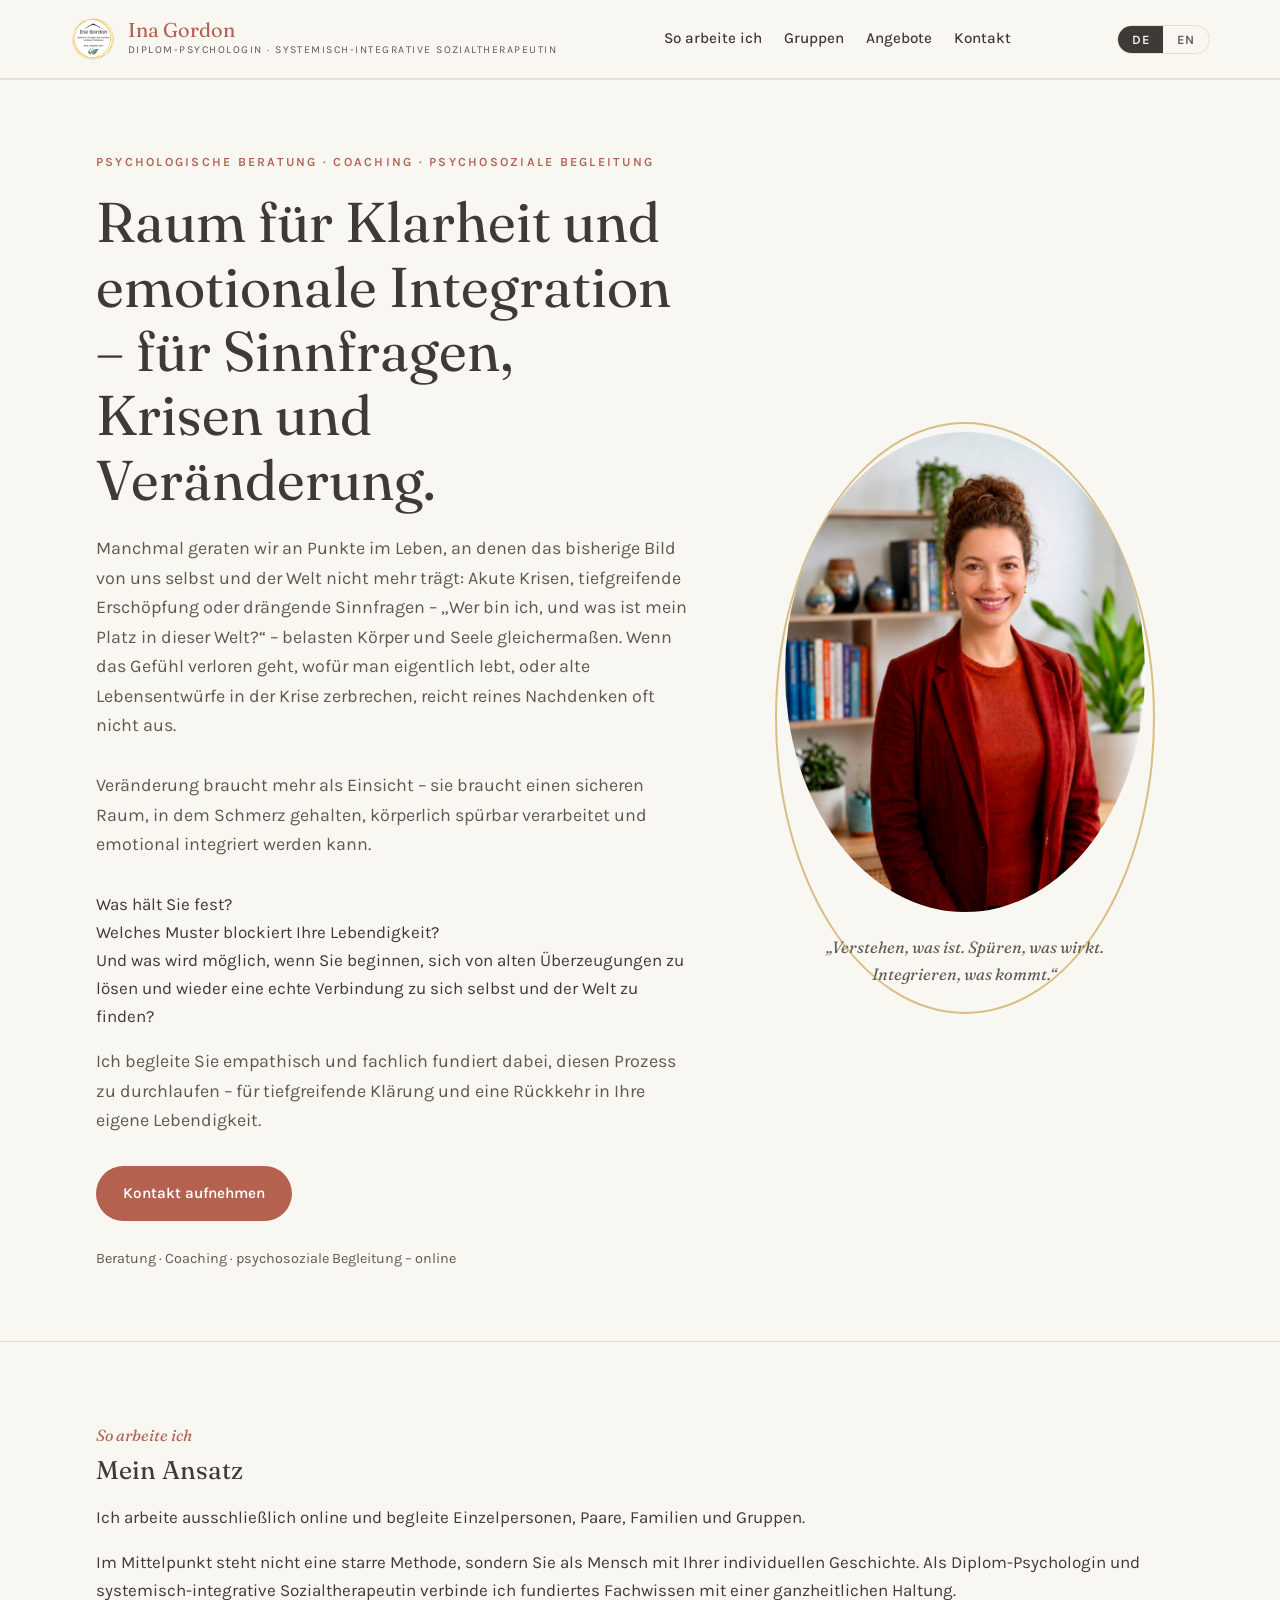
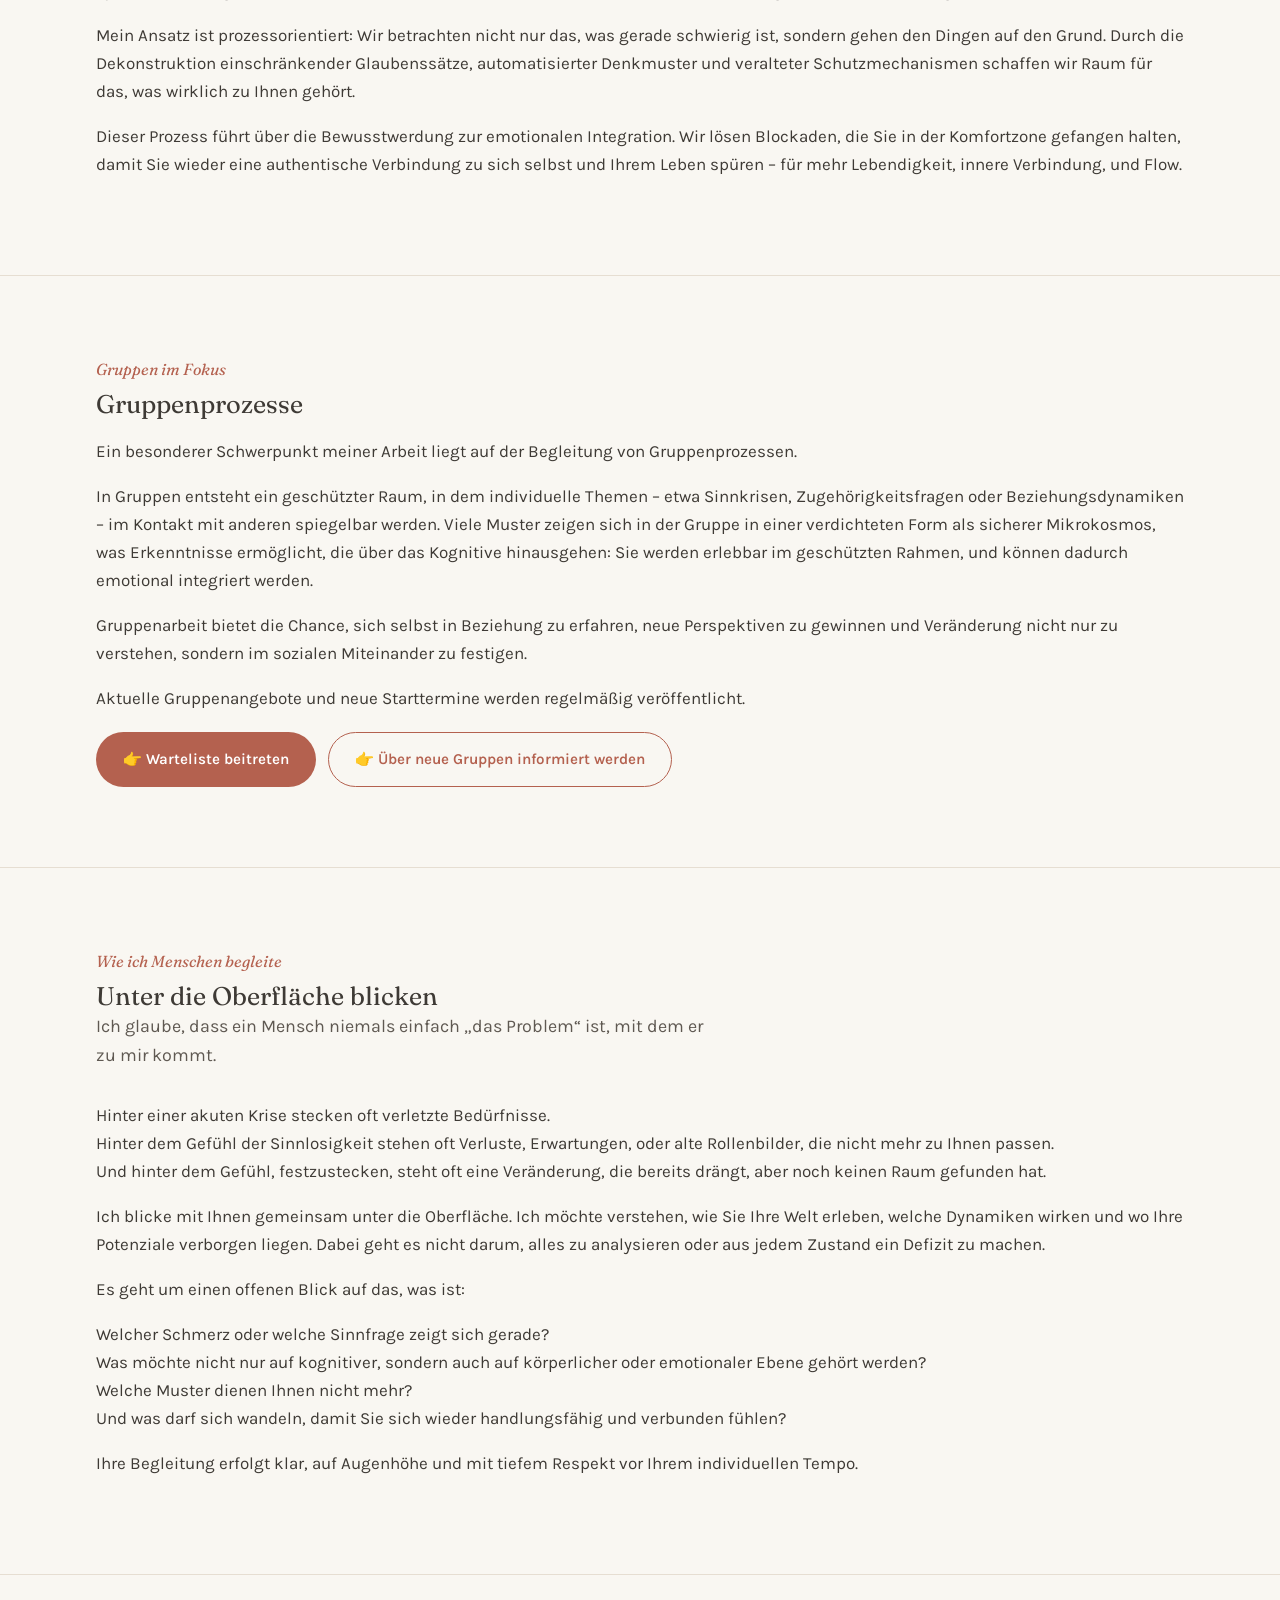
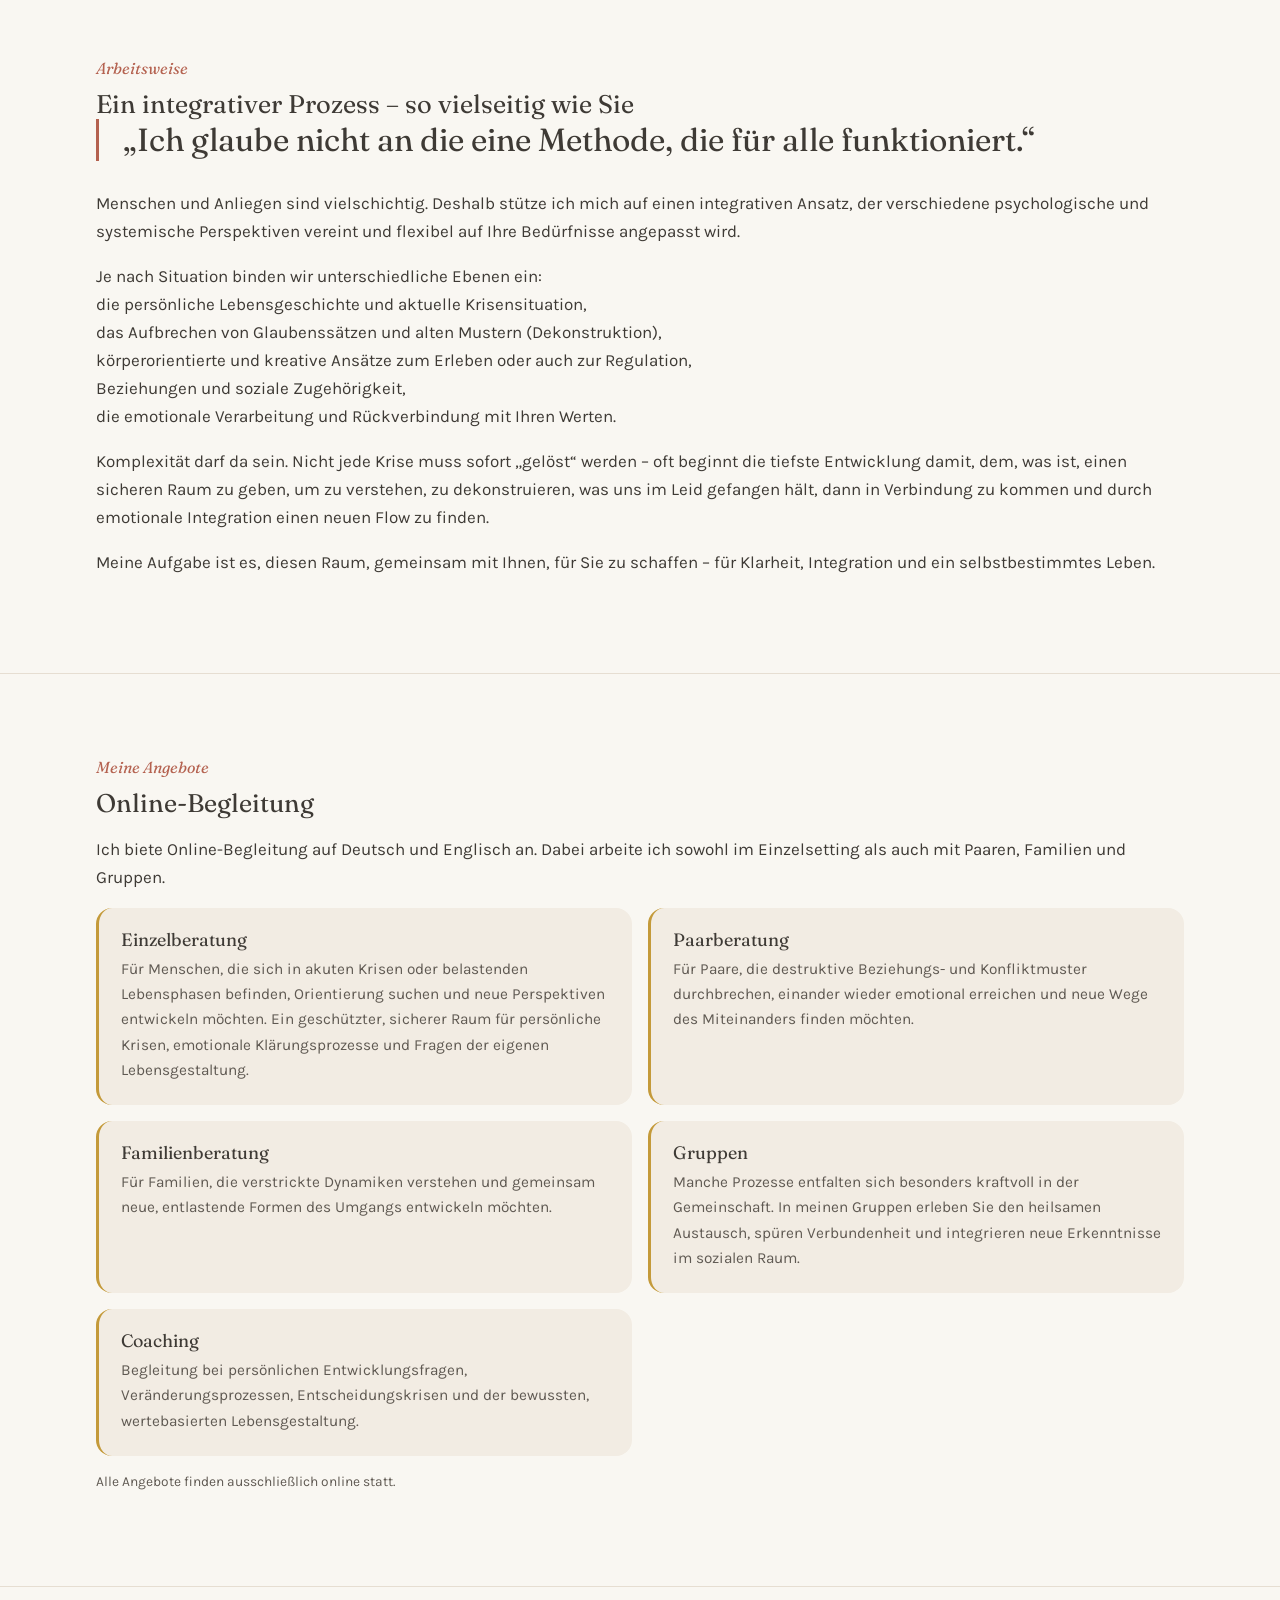
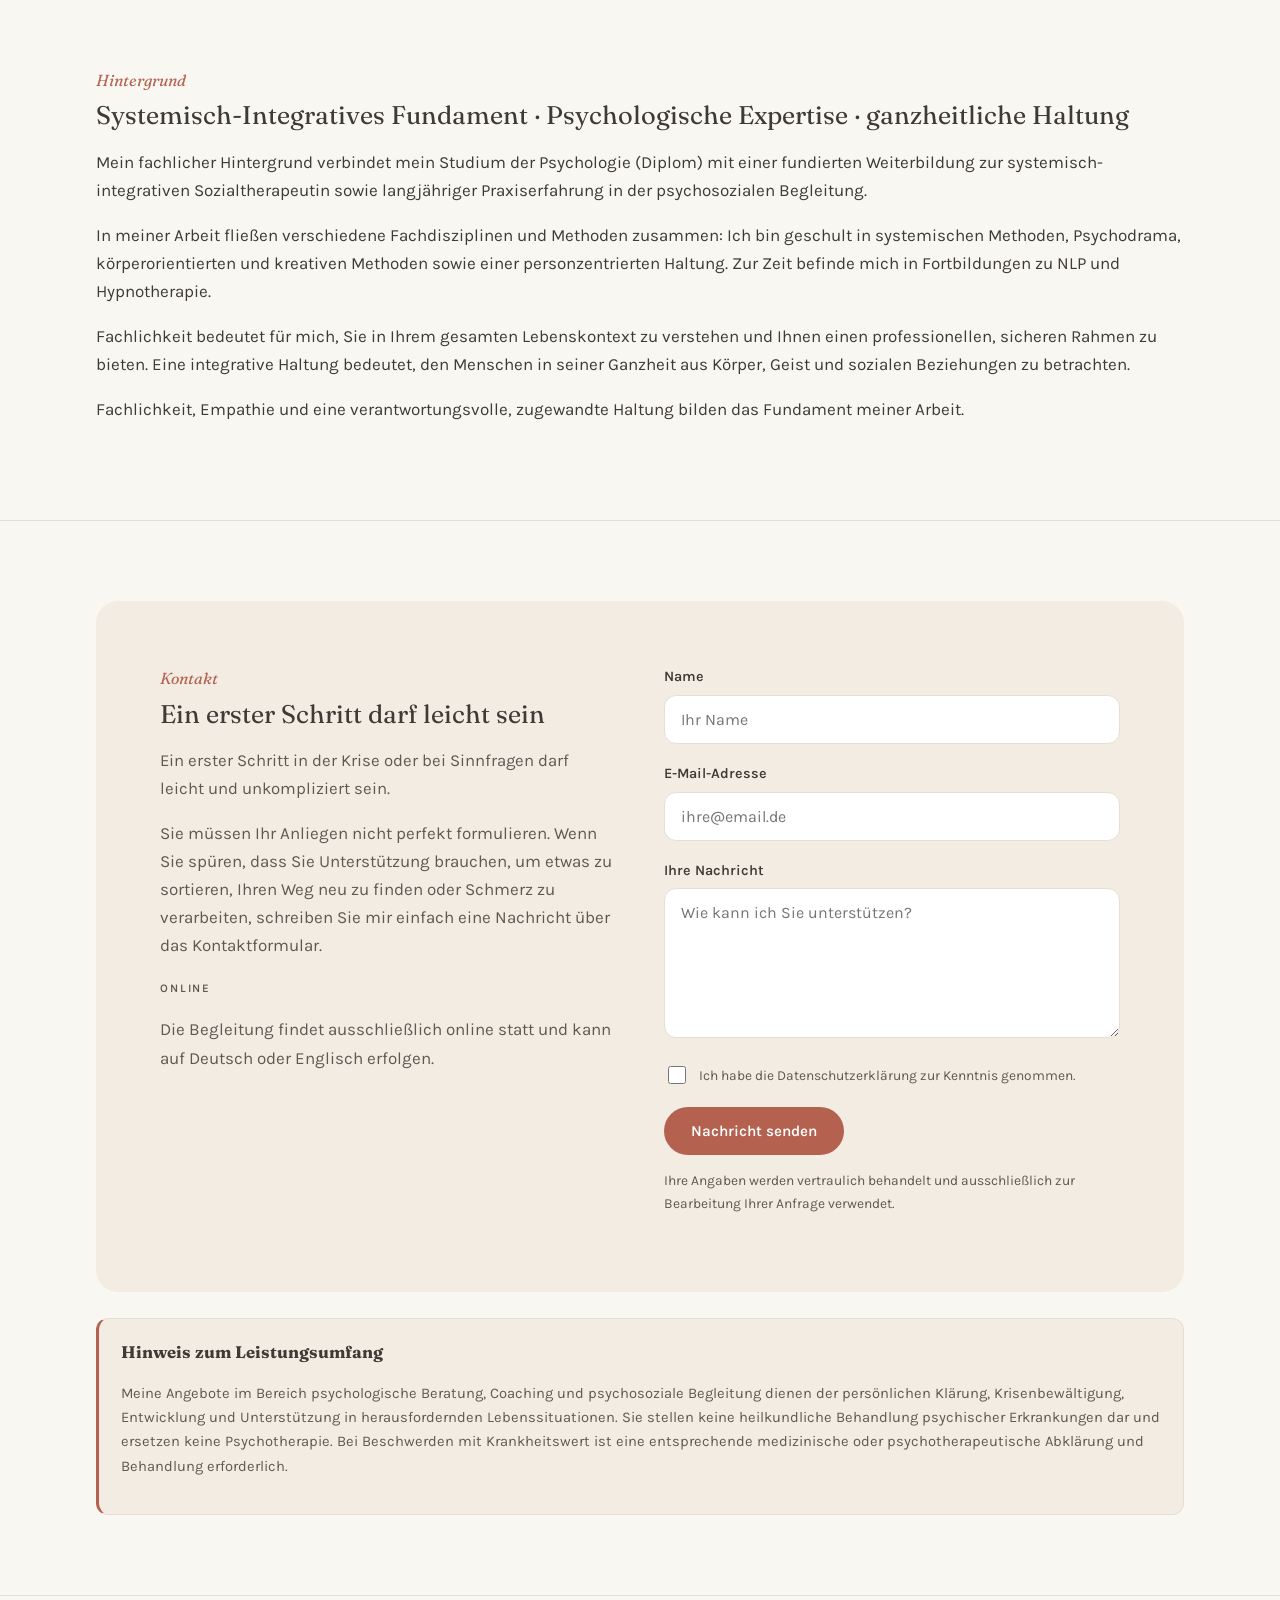
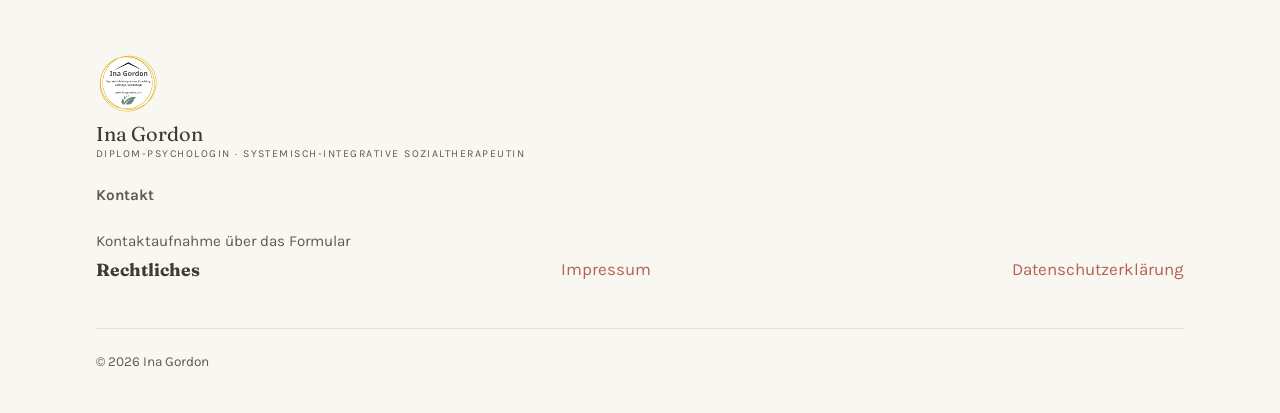
<file: index.html>
<!DOCTYPE html>
<html lang="de">
<head>
<meta charset="UTF-8">
<meta name="viewport" content="width=device-width, initial-scale=1.0">
<title data-i18n="siteTitle">Ina Gordon – Diplom-Psychologin · Systemisch-Integrative Sozialtherapeutin</title>
<meta name="description" content="Psychologische Beratung, Coaching und psychosoziale Begleitung für Einzelpersonen, Paare, Familien und Gruppen – online, von Diplom-Psychologin Ina Gordon.">
<link rel="canonical" href="https://inagordon.com/">
<meta property="og:title" content="Ina Gordon – Diplom-Psychologin · Systemisch-Integrative Sozialtherapeutin">
<meta property="og:description" content="Psychologische Beratung, Coaching und psychosoziale Begleitung – online.">
<meta property="og:type" content="website">
<meta property="og:url" content="https://inagordon.com/">
<meta property="og:image" content="apple-touch-icon.png">
<meta property="og:locale" content="de_DE">
<meta property="og:locale:alternate" content="en_US">
<meta name="theme-color" content="#f9f7f2">
<link rel="icon" type="image/png" href="apple-touch-icon.png">
<link rel="apple-touch-icon" href="apple-touch-icon.png">
<link rel="preconnect" href="https://fonts.googleapis.com">
<link rel="preconnect" href="https://fonts.gstatic.com" crossorigin>
<link href="https://fonts.googleapis.com/css2?family=Fraunces:ital,wght@0,300;0,400;0,500;0,600;1,300;1,400&family=Karla:wght@300;400;500;600;700&display=swap" rel="stylesheet">
<link rel="stylesheet" href="css/site.css">
</head>
<body>
<header class="site">
  <div class="wrap nav">
    <a class="brand" href="#top" aria-label="Ina Gordon">
      <img src="logo.png" alt="Logo Ina Gordon">
      <div>
        <div class="brand-name">Ina Gordon</div>
        <div class="brand-sub" data-i18n="brandSub">Diplom-Psychologin · Systemisch-Integrative Sozialtherapeutin</div>
      </div>
    </a>
    <nav id="nav" class="main" aria-label="Hauptnavigation">
      <a href="#arbeiten" data-i18n="navArbeit">So arbeite ich</a>
      <a href="#gruppen" data-i18n="navGruppen">Gruppen</a>
      <a href="#angebote" data-i18n="navAngebote">Angebote</a>
      <a href="#kontakt" data-i18n="navKontakt">Kontakt</a>
    </nav>
    <div class="nav-right">
      <span class="lang" role="group" aria-label="Sprache / Language">
        <button data-lang="de" aria-pressed="true">DE</button>
        <button data-lang="en" aria-pressed="false">EN</button>
      </span>
      <button id="navToggle" class="burger" aria-label="Menü öffnen" aria-expanded="false"><span></span><span></span></button>
    </div>
  </div>
</header>

<!-- HERO -->
<section id="top" class="hero rv">
  <div class="wrap grid">
    <div class="hero-text">
      <p class="eyebrow" data-i18n="heroEyebrow">Psychologische Beratung · Coaching · Psychosoziale Begleitung</p>
      <h1 data-i18n="heroH1">Raum für Klarheit und emotionale Integration – für Sinnfragen, Krisen und Veränderung.</h1>
      <p class="lead" data-i18n="heroLead">Manchmal geraten wir an Punkte im Leben, an denen das bisherige Bild von uns selbst und der Welt nicht mehr trägt: Akute Krisen, tiefgreifende Erschöpfung oder drängende Sinnfragen – „Wer bin ich, und was ist mein Platz in dieser Welt?“ – belasten Körper und Seele gleichermaßen. Wenn das Gefühl verloren geht, wofür man eigentlich lebt, oder alte Lebensentwürfe in der Krise zerbrechen, reicht reines Nachdenken oft nicht aus.</p>
      <p class="lead" data-i18n="heroLead2">Veränderung braucht mehr als Einsicht – sie braucht einen sicheren Raum, in dem Schmerz gehalten, körperlich spürbar verarbeitet und emotional integriert werden kann.</p>
      <p class="hero-questions" data-i18n-html="heroQuestions">Was hält Sie fest?<br>Welches Muster blockiert Ihre Lebendigkeit?<br>Und was wird möglich, wenn Sie beginnen, sich von alten Überzeugungen zu lösen und wieder eine echte Verbindung zu sich selbst und der Welt zu finden?</p>
      <p class="lead" data-i18n="heroLead3">Ich begleite Sie empathisch und fachlich fundiert dabei, diesen Prozess zu durchlaufen – für tiefgreifende Klärung und eine Rückkehr in Ihre eigene Lebendigkeit.</p>
      <div class="cta">
        <a class="btn btn-primary" href="#kontakt" data-i18n="ctaPrimary">Kontakt aufnehmen</a>
      </div>
      <p class="hero-note" data-i18n="heroNote">Beratung · Coaching · psychosoziale Begleitung – online</p>
    </div>
    <div class="hero-media">
      <div class="halo"></div>
      <img src="portrait.png" alt="Porträt von Ina Gordon" width="720" height="960">
      <p class="quote" data-i18n-html="heroQuote">„Verstehen, was ist. Spüren, was wirkt. Integrieren, was kommt.“</p>
    </div>
  </div>
</section>

<!-- SO ARBEITE ICH -->
<section id="arbeiten" class="sec rv">
  <div class="wrap">
    <span class="sec-num" data-i18n="arbeitNum">So arbeite ich</span>
    <h2 data-i18n="arbeitH">Mein Ansatz</h2>
    <div class="cols">
      <div>
        <p data-i18n="arbeitP1">Ich arbeite ausschließlich online und begleite Einzelpersonen, Paare, Familien und Gruppen.</p>
        <p data-i18n="arbeitP2">Im Mittelpunkt steht nicht eine starre Methode, sondern Sie als Mensch mit Ihrer individuellen Geschichte. Als Diplom-Psychologin und systemisch-integrative Sozialtherapeutin verbinde ich fundiertes Fachwissen mit einer ganzheitlichen Haltung.</p>
      </div>
      <div>
        <p data-i18n="arbeitP3">Mein Ansatz ist prozessorientiert: Wir betrachten nicht nur das, was gerade schwierig ist, sondern gehen den Dingen auf den Grund. Durch die Dekonstruktion einschränkender Glaubenssätze, automatisierter Denkmuster und veralteter Schutzmechanismen schaffen wir Raum für das, was wirklich zu Ihnen gehört.</p>
        <p data-i18n="arbeitP4">Dieser Prozess führt über die Bewusstwerdung zur emotionalen Integration. Wir lösen Blockaden, die Sie in der Komfortzone gefangen halten, damit Sie wieder eine authentische Verbindung zu sich selbst und Ihrem Leben spüren – für mehr Lebendigkeit, innere Verbindung, und Flow.</p>
      </div>
    </div>
  </div>
</section>

<!-- GRUPPEN IM FOKUS -->
<section id="gruppen" class="sec alt rv">
  <div class="wrap">
    <span class="sec-num" data-i18n="gruppenNum">Gruppen im Fokus</span>
    <h2 data-i18n="gruppenH">Gruppenprozesse</h2>
    <div class="cols">
      <div>
        <p data-i18n="gruppenP1">Ein besonderer Schwerpunkt meiner Arbeit liegt auf der Begleitung von Gruppenprozessen.</p>
        <p data-i18n="gruppenP2">In Gruppen entsteht ein geschützter Raum, in dem individuelle Themen – etwa Sinnkrisen, Zugehörigkeitsfragen oder Beziehungsdynamiken – im Kontakt mit anderen spiegelbar werden. Viele Muster zeigen sich in der Gruppe in einer verdichteten Form als sicherer Mikrokosmos, was Erkenntnisse ermöglicht, die über das Kognitive hinausgehen: Sie werden erlebbar im geschützten Rahmen, und können dadurch emotional integriert werden.</p>
      </div>
      <div>
        <p data-i18n="gruppenP3">Gruppenarbeit bietet die Chance, sich selbst in Beziehung zu erfahren, neue Perspektiven zu gewinnen und Veränderung nicht nur zu verstehen, sondern im sozialen Miteinander zu festigen.</p>
        <p data-i18n="gruppenP4">Aktuelle Gruppenangebote und neue Starttermine werden regelmäßig veröffentlicht.</p>
      </div>
    </div>
    <div class="group-ctas">
      <a class="btn btn-primary" href="#kontakt" data-i18n="gruppenCta1">👉 Warteliste beitreten</a>
      <a class="btn btn-ghost" href="#kontakt" data-i18n="gruppenCta2">👉 Über neue Gruppen informiert werden</a>
    </div>
  </div>
</section>

<!-- WIE ICH MENSCHEN BEGLEITE -->
<section id="begleiten" class="sec rv">
  <div class="wrap">
    <span class="sec-num" data-i18n="begleitenNum">Wie ich Menschen begleite</span>
    <h2 data-i18n="begleitenH">Unter die Oberfläche blicken</h2>
    <div class="cols">
      <div>
        <p class="lead" data-i18n="begleitenP1">Ich glaube, dass ein Mensch niemals einfach „das Problem“ ist, mit dem er zu mir kommt.</p>
        <p data-i18n-html="begleitenP2">Hinter einer akuten Krise stecken oft verletzte Bedürfnisse.<br>Hinter dem Gefühl der Sinnlosigkeit stehen oft Verluste, Erwartungen, oder alte Rollenbilder, die nicht mehr zu Ihnen passen.<br>Und hinter dem Gefühl, festzustecken, steht oft eine Veränderung, die bereits drängt, aber noch keinen Raum gefunden hat.</p>
        <p data-i18n="begleitenP3">Ich blicke mit Ihnen gemeinsam unter die Oberfläche. Ich möchte verstehen, wie Sie Ihre Welt erleben, welche Dynamiken wirken und wo Ihre Potenziale verborgen liegen. Dabei geht es nicht darum, alles zu analysieren oder aus jedem Zustand ein Defizit zu machen.</p>
      </div>
      <div>
        <p data-i18n="begleitenP4">Es geht um einen offenen Blick auf das, was ist:</p>
        <p class="hero-questions" data-i18n-html="begleitenP5">Welcher Schmerz oder welche Sinnfrage zeigt sich gerade?<br>Was möchte nicht nur auf kognitiver, sondern auch auf körperlicher oder emotionaler Ebene gehört werden?<br>Welche Muster dienen Ihnen nicht mehr?<br>Und was darf sich wandeln, damit Sie sich wieder handlungsfähig und verbunden fühlen?</p>
        <p data-i18n="begleitenP6">Ihre Begleitung erfolgt klar, auf Augenhöhe und mit tiefem Respekt vor Ihrem individuellen Tempo.</p>
      </div>
    </div>
  </div>
</section>

<!-- ARBEITSWEISE -->
<section id="arbeitsweise" class="sec alt rv">
  <div class="wrap">
    <span class="sec-num" data-i18n="awNum">Arbeitsweise</span>
    <h2 data-i18n="awH">Ein integrativer Prozess – so vielseitig wie Sie</h2>
    <blockquote class="pull" data-i18n="awPull">„Ich glaube nicht an die eine Methode, die für alle funktioniert.“</blockquote>
    <div class="cols">
      <div>
        <p data-i18n="awP1">Menschen und Anliegen sind vielschichtig. Deshalb stütze ich mich auf einen integrativen Ansatz, der verschiedene psychologische und systemische Perspektiven vereint und flexibel auf Ihre Bedürfnisse angepasst wird.</p>
        <p data-i18n-html="awP2">Je nach Situation binden wir unterschiedliche Ebenen ein:<br>die persönliche Lebensgeschichte und aktuelle Krisensituation,<br>das Aufbrechen von Glaubenssätzen und alten Mustern (Dekonstruktion),<br>körperorientierte und kreative Ansätze zum Erleben oder auch zur Regulation,<br>Beziehungen und soziale Zugehörigkeit,<br>die emotionale Verarbeitung und Rückverbindung mit Ihren Werten.</p>
      </div>
      <div>
        <p data-i18n="awP3">Komplexität darf da sein. Nicht jede Krise muss sofort „gelöst“ werden – oft beginnt die tiefste Entwicklung damit, dem, was ist, einen sicheren Raum zu geben, um zu verstehen, zu dekonstruieren, was uns im Leid gefangen hält, dann in Verbindung zu kommen und durch emotionale Integration einen neuen Flow zu finden.</p>
        <p data-i18n="awP4">Meine Aufgabe ist es, diesen Raum, gemeinsam mit Ihnen, für Sie zu schaffen – für Klarheit, Integration und ein selbstbestimmtes Leben.</p>
      </div>
    </div>
  </div>
</section>

<!-- ANGEBOTE -->
<section id="angebote" class="sec rv">
  <div class="wrap">
    <span class="sec-num" data-i18n="angeboteNum">Meine Angebote</span>
    <h2 data-i18n="angeboteH">Online-Begleitung</h2>
    <p data-i18n="angeboteIntro">Ich biete Online-Begleitung auf Deutsch und Englisch an. Dabei arbeite ich sowohl im Einzelsetting als auch mit Paaren, Familien und Gruppen.</p>
    <div class="quals">
      <div class="qual rv">
        <h3 data-i18n="o1">Einzelberatung</h3>
        <p data-i18n="o1d">Für Menschen, die sich in akuten Krisen oder belastenden Lebensphasen befinden, Orientierung suchen und neue Perspektiven entwickeln möchten. Ein geschützter, sicherer Raum für persönliche Krisen, emotionale Klärungsprozesse und Fragen der eigenen Lebensgestaltung.</p>
      </div>
      <div class="qual rv">
        <h3 data-i18n="o2">Paarberatung</h3>
        <p data-i18n="o2d">Für Paare, die destruktive Beziehungs- und Konfliktmuster durchbrechen, einander wieder emotional erreichen und neue Wege des Miteinanders finden möchten.</p>
      </div>
      <div class="qual rv">
        <h3 data-i18n="o3">Familienberatung</h3>
        <p data-i18n="o3d">Für Familien, die verstrickte Dynamiken verstehen und gemeinsam neue, entlastende Formen des Umgangs entwickeln möchten.</p>
      </div>
      <div class="qual rv">
        <h3 data-i18n="o4">Gruppen</h3>
        <p data-i18n="o4d">Manche Prozesse entfalten sich besonders kraftvoll in der Gemeinschaft. In meinen Gruppen erleben Sie den heilsamen Austausch, spüren Verbundenheit und integrieren neue Erkenntnisse im sozialen Raum.</p>
      </div>
      <div class="qual rv">
        <h3 data-i18n="o5">Coaching</h3>
        <p data-i18n="o5d">Begleitung bei persönlichen Entwicklungsfragen, Veränderungsprozessen, Entscheidungskrisen und der bewussten, wertebasierten Lebensgestaltung.</p>
      </div>
    </div>
    <p class="form-note" data-i18n="angeboteNote">Alle Angebote finden ausschließlich online statt.</p>
  </div>
</section>

<!-- HINTERGRUND -->
<section id="hintergrund" class="sec alt rv">
  <div class="wrap">
    <span class="sec-num" data-i18n="hgNum">Hintergrund</span>
    <h2 data-i18n="hgH">Systemisch-Integratives Fundament · Psychologische Expertise · ganzheitliche Haltung</h2>
    <div class="cols">
      <div>
        <p data-i18n="hgP1">Mein fachlicher Hintergrund verbindet mein Studium der Psychologie (Diplom) mit einer fundierten Weiterbildung zur systemisch-integrativen Sozialtherapeutin sowie langjähriger Praxiserfahrung in der psychosozialen Begleitung.</p>
        <p data-i18n="hgP2">In meiner Arbeit fließen verschiedene Fachdisziplinen und Methoden zusammen: Ich bin geschult in systemischen Methoden, Psychodrama, körperorientierten und kreativen Methoden sowie einer personzentrierten Haltung. Zur Zeit befinde mich in Fortbildungen zu NLP und Hypnotherapie.</p>
      </div>
      <div>
        <p data-i18n="hgP3">Fachlichkeit bedeutet für mich, Sie in Ihrem gesamten Lebenskontext zu verstehen und Ihnen einen professionellen, sicheren Rahmen zu bieten. Eine integrative Haltung bedeutet, den Menschen in seiner Ganzheit aus Körper, Geist und sozialen Beziehungen zu betrachten.</p>
        <p data-i18n="hgP4">Fachlichkeit, Empathie und eine verantwortungsvolle, zugewandte Haltung bilden das Fundament meiner Arbeit.</p>
      </div>
    </div>
  </div>
</section>

<!-- KONTAKT -->
<section id="kontakt" class="sec rv">
  <div class="wrap">
    <div class="contact-panel">
      <div class="contact-side rv">
        <span class="sec-num" data-i18n="kontaktNum">Kontakt</span>
        <h2 data-i18n="kontaktH" style="margin-bottom:18px">Ein erster Schritt darf leicht sein</h2>
        <p class="lead" style="font-size:1.05rem;margin-bottom:8px" data-i18n="kontaktIntro">Ein erster Schritt in der Krise oder bei Sinnfragen darf leicht und unkompliziert sein.</p>
        <p style="color:var(--ink-soft)" data-i18n="kontaktIntro2">Sie müssen Ihr Anliegen nicht perfekt formulieren. Wenn Sie spüren, dass Sie Unterstützung brauchen, um etwas zu sortieren, Ihren Weg neu zu finden oder Schmerz zu verarbeiten, schreiben Sie mir einfach eine Nachricht über das Kontaktformular.</p>
        <div class="c-label" data-i18n="kontaktFormate">Online</div>
        <p style="color:var(--ink-soft)" data-i18n="kontaktFormateTxt">Die Begleitung findet ausschließlich online statt und kann auf Deutsch oder Englisch erfolgen.</p>
      </div>
      <div class="rv d1">
        <form id="contactForm" class="form" action="#" method="post" novalidate>
          <div class="form-field">
            <label for="cf-name" data-i18n="fName">Name</label>
            <input id="cf-name" name="name" type="text" data-i18n-ph="fNamePh" placeholder="Ihr Name" required>
          </div>
          <div class="form-field">
            <label for="cf-email" data-i18n="fEmail">E-Mail-Adresse</label>
            <input id="cf-email" name="email" type="email" data-i18n-ph="fEmailPh" placeholder="ihre@email.de" required>
          </div>
          <div class="form-field">
            <label for="cf-msg" data-i18n="fMsg">Ihre Nachricht</label>
            <textarea id="cf-msg" name="message" data-i18n-ph="fMsgPh" placeholder="Wie kann ich Sie unterstützen?" required></textarea>
          </div>
          <label class="check">
            <input type="checkbox" name="privacy" value="ok" required>
            <span data-i18n="fDsgvo">Ich habe die Datenschutzerklärung zur Kenntnis genommen.</span>
          </label>
          <button type="submit" class="btn btn-primary" data-i18n="fSend">Nachricht senden</button>
          <p class="form-note" data-i18n="fNote">Ihre Angaben werden vertraulich behandelt und ausschließlich zur Bearbeitung Ihrer Anfrage verwendet.</p>
          <div id="formSuccess" class="form-result" hidden data-i18n="fSuccess">Vielen Dank für Ihre Nachricht. Ich melde mich in der Regel innerhalb weniger Tage bei Ihnen.</div>
          <div id="formError" class="form-result" hidden data-i18n="fError">Es gab ein Problem beim Senden. Bitte versuchen Sie es erneut.</div>
          <div id="formFallback" class="form-result" hidden data-i18n="fFallback">Danke für Ihr Interesse. Das Kontaktformular wird in den nächsten Tagen aktiviert – bitte kommen Sie dann gern erneut darauf zurück.</div>
        </form>
      </div>
    </div>
    <div class="disclaimer rv">
      <h4 data-i18n="hinweisH">Hinweis zum Leistungsumfang</h4>
      <p data-i18n="hinweisT">Meine Angebote im Bereich psychologische Beratung, Coaching und psychosoziale Begleitung dienen der persönlichen Klärung, Krisenbewältigung, Entwicklung und Unterstützung in herausfordernden Lebenssituationen. Sie stellen keine heilkundliche Behandlung psychischer Erkrankungen dar und ersetzen keine Psychotherapie. Bei Beschwerden mit Krankheitswert ist eine entsprechende medizinische oder psychotherapeutische Abklärung und Behandlung erforderlich.</p>
    </div>
  </div>
</section>

<footer class="site">
  <div class="wrap">
    <div class="foot-main">
      <div class="foot-brand">
        <img src="logo.png" alt="Logo Ina Gordon">
        <div class="brand-name">Ina Gordon</div>
        <div class="brand-sub" data-i18n="footBrandSub">Diplom-Psychologin · Systemisch-Integrative Sozialtherapeutin</div>
      </div>
      <div class="foot-address">
        <h4 data-i18n="footKontakt">Kontakt</h4>
        <span data-i18n="footKontaktWeg">Kontaktaufnahme über das Formular</span>
      </div>
      <div class="foot links">
        <h4 data-i18n="footLinks">Rechtliches</h4>
        <a href="impressum.html" data-i18n="impressum">Impressum</a>
        <a href="datenschutz.html" data-i18n="datenschutz">Datenschutzerklärung</a>
      </div>
    </div>
    <div class="legal">
      <span>© 2026 Ina Gordon</span>
    </div>
  </div>
</footer>

<div class="decon" data-decon hidden>
  <p>Curious about my work on personal development? <a href="#" rel="nofollow" data-i18n="deconLink">Explore the Deconstruction Approach →</a></p>
</div>

<script>
window.FORM_ENDPOINT = "";
window.LANG_DATA = {
  de: {
    siteTitle: "Ina Gordon – Diplom-Psychologin · Systemisch-Integrative Sozialtherapeutin",
    brandSub: "Diplom-Psychologin · Systemisch-Integrative Sozialtherapeutin",
    navArbeit: "So arbeite ich", navGruppen: "Gruppen", navAngebote: "Angebote", navKontakt: "Kontakt",
    heroEyebrow: "Psychologische Beratung · Coaching · Psychosoziale Begleitung",
    heroH1: "Raum für Klarheit und emotionale Integration – für Sinnfragen, Krisen und Veränderung.",
    heroLead: "Manchmal geraten wir an Punkte im Leben, an denen das bisherige Bild von uns selbst und der Welt nicht mehr trägt: Akute Krisen, tiefgreifende Erschöpfung oder drängende Sinnfragen – „Wer bin ich, und was ist mein Platz in dieser Welt?“ – belasten Körper und Seele gleichermaßen. Wenn das Gefühl verloren geht, wofür man eigentlich lebt, oder alte Lebensentwürfe in der Krise zerbrechen, reicht reines Nachdenken oft nicht aus.",
    heroLead2: "Veränderung braucht mehr als Einsicht – sie braucht einen sicheren Raum, in dem Schmerz gehalten, körperlich spürbar verarbeitet und emotional integriert werden kann.",
    heroQuestions: "Was hält Sie fest?<br>Welches Muster blockiert Ihre Lebendigkeit?<br>Und was wird möglich, wenn Sie beginnen, sich von alten Überzeugungen zu lösen und wieder eine echte Verbindung zu sich selbst und der Welt zu finden?",
    heroLead3: "Ich begleite Sie empathisch und fachlich fundiert dabei, diesen Prozess zu durchlaufen – für tiefgreifende Klärung und eine Rückkehr in Ihre eigene Lebendigkeit.",
    ctaPrimary: "Kontakt aufnehmen", ctaSecondary: "So arbeite ich",
    heroNote: "Beratung · Coaching · psychosoziale Begleitung – online",
    heroQuote: "„Verstehen, was ist. Spüren, was wirkt. Integrieren, was kommt.“",
    arbeitNum: "So arbeite ich", arbeitH: "Mein Ansatz",
    arbeitP1: "Ich arbeite ausschließlich online und begleite Einzelpersonen, Paare, Familien und Gruppen.",
    arbeitP2: "Im Mittelpunkt steht nicht eine starre Methode, sondern Sie als Mensch mit Ihrer individuellen Geschichte. Als Diplom-Psychologin und systemisch-integrative Sozialtherapeutin verbinde ich fundiertes Fachwissen mit einer ganzheitlichen Haltung.",
    arbeitP3: "Mein Ansatz ist prozessorientiert: Wir betrachten nicht nur das, was gerade schwierig ist, sondern gehen den Dingen auf den Grund. Durch die Dekonstruktion einschränkender Glaubenssätze, automatisierter Denkmuster und veralteter Schutzmechanismen schaffen wir Raum für das, was wirklich zu Ihnen gehört.",
    arbeitP4: "Dieser Prozess führt über die Bewusstwerdung zur emotionalen Integration. Wir lösen Blockaden, die Sie in der Komfortzone gefangen halten, damit Sie wieder eine authentische Verbindung zu sich selbst und Ihrem Leben spüren – für mehr Lebendigkeit, innere Verbindung, und Flow.",
    arbeitQuote: "„Verstehen, was ist.<br>Spüren, was wirkt.<br>Integrieren, was kommt.“",
    gruppenNum: "Gruppen im Fokus", gruppenH: "Gruppenprozesse",
    gruppenP1: "Ein besonderer Schwerpunkt meiner Arbeit liegt auf der Begleitung von Gruppenprozessen.",
    gruppenP2: "In Gruppen entsteht ein geschützter Raum, in dem individuelle Themen – etwa Sinnkrisen, Zugehörigkeitsfragen oder Beziehungsdynamiken – im Kontakt mit anderen spiegelbar werden. Viele Muster zeigen sich in der Gruppe in einer verdichteten Form als sicherer Mikrokosmos, was Erkenntnisse ermöglicht, die über das Kognitive hinausgehen: Sie werden erlebbar im geschützten Rahmen, und können dadurch emotional integriert werden.",
    gruppenP3: "Gruppenarbeit bietet die Chance, sich selbst in Beziehung zu erfahren, neue Perspektiven zu gewinnen und Veränderung nicht nur zu verstehen, sondern im sozialen Miteinander zu festigen.",
    gruppenP4: "Aktuelle Gruppenangebote und neue Starttermine werden regelmäßig veröffentlicht.",
    gruppenCta1: "👉 Warteliste beitreten", gruppenCta2: "👉 Über neue Gruppen informiert werden",
    begleitenNum: "Wie ich Menschen begleite", begleitenH: "Unter die Oberfläche blicken",
    begleitenP1: "Ich glaube, dass ein Mensch niemals einfach „das Problem“ ist, mit dem er zu mir kommt.",
    begleitenP2: "Hinter einer akuten Krise stecken oft verletzte Bedürfnisse.<br>Hinter dem Gefühl der Sinnlosigkeit stehen oft Verluste, Erwartungen, oder alte Rollenbilder, die nicht mehr zu Ihnen passen.<br>Und hinter dem Gefühl, festzustecken, steht oft eine Veränderung, die bereits drängt, aber noch keinen Raum gefunden hat.",
    begleitenP3: "Ich blicke mit Ihnen gemeinsam unter die Oberfläche. Ich möchte verstehen, wie Sie Ihre Welt erleben, welche Dynamiken wirken und wo Ihre Potenziale verborgen liegen. Dabei geht es nicht darum, alles zu analysieren oder aus jedem Zustand ein Defizit zu machen.",
    begleitenP4: "Es geht um einen offenen Blick auf das, was ist:",
    begleitenP5: "Welcher Schmerz oder welche Sinnfrage zeigt sich gerade?<br>Was möchte nicht nur auf kognitiver, sondern auch auf körperlicher oder emotionaler Ebene gehört werden?<br>Welche Muster dienen Ihnen nicht mehr?<br>Und was darf sich wandeln, damit Sie sich wieder handlungsfähig und verbunden fühlen?",
    begleitenP6: "Ihre Begleitung erfolgt klar, auf Augenhöhe und mit tiefem Respekt vor Ihrem individuellen Tempo.",
    awNum: "Arbeitsweise", awH: "Ein integrativer Prozess – so vielseitig wie Sie",
    awPull: "„Ich glaube nicht an die eine Methode, die für alle funktioniert.“",
    awP1: "Menschen und Anliegen sind vielschichtig. Deshalb stütze ich mich auf einen integrativen Ansatz, der verschiedene psychologische und systemische Perspektiven vereint und flexibel auf Ihre Bedürfnisse angepasst wird.",
    awP2: "Je nach Situation binden wir unterschiedliche Ebenen ein:<br>die persönliche Lebensgeschichte und aktuelle Krisensituation,<br>das Aufbrechen von Glaubenssätzen und alten Mustern (Dekonstruktion),<br>körperorientierte und kreative Ansätze zum Erleben oder auch zur Regulation,<br>Beziehungen und soziale Zugehörigkeit,<br>die emotionale Verarbeitung und Rückverbindung mit Ihren Werten.",
    awP3: "Komplexität darf da sein. Nicht jede Krise muss sofort „gelöst“ werden – oft beginnt die tiefste Entwicklung damit, dem, was ist, einen sicheren Raum zu geben, um zu verstehen, zu dekonstruieren, was uns im Leid gefangen hält, dann in Verbindung zu kommen und durch emotionale Integration einen neuen Flow zu finden.",
    awP4: "Meine Aufgabe ist es, diesen Raum, gemeinsam mit Ihnen, für Sie zu schaffen – für Klarheit, Integration und ein selbstbestimmtes Leben.",
    angeboteNum: "Meine Angebote", angeboteH: "Online-Begleitung",
    angeboteIntro: "Ich biete Online-Begleitung auf Deutsch und Englisch an. Dabei arbeite ich sowohl im Einzelsetting als auch mit Paaren, Familien und Gruppen.",
    o1: "Einzelberatung", o1d: "Für Menschen, die sich in akuten Krisen oder belastenden Lebensphasen befinden, Orientierung suchen und neue Perspektiven entwickeln möchten. Ein geschützter, sicherer Raum für persönliche Krisen, emotionale Klärungsprozesse und Fragen der eigenen Lebensgestaltung.",
    o2: "Paarberatung", o2d: "Für Paare, die destruktive Beziehungs- und Konfliktmuster durchbrechen, einander wieder emotional erreichen und neue Wege des Miteinanders finden möchten.",
    o3: "Familienberatung", o3d: "Für Familien, die verstrickte Dynamiken verstehen und gemeinsam neue, entlastende Formen des Umgangs entwickeln möchten.",
    o4: "Gruppen", o4d: "Manche Prozesse entfalten sich besonders kraftvoll in der Gemeinschaft. In meinen Gruppen erleben Sie den heilsamen Austausch, spüren Verbundenheit und integrieren neue Erkenntnisse im sozialen Raum.",
    o5: "Coaching", o5d: "Begleitung bei persönlichen Entwicklungsfragen, Veränderungsprozessen, Entscheidungskrisen und der bewussten, wertebasierten Lebensgestaltung.",
    angeboteNote: "Alle Angebote finden ausschließlich online statt.",
    hgNum: "Hintergrund", hgH: "Systemisch-Integratives Fundament · Psychologische Expertise · ganzheitliche Haltung",
    hgP1: "Mein fachlicher Hintergrund verbindet mein Studium der Psychologie (Diplom) mit einer fundierten Weiterbildung zur systemisch-integrativen Sozialtherapeutin sowie langjähriger Praxiserfahrung in der psychosozialen Begleitung.",
    hgP2: "In meiner Arbeit fließen verschiedene Fachdisziplinen und Methoden zusammen: Ich bin geschult in systemischen Methoden, Psychodrama, körperorientierten und kreativen Methoden sowie einer personzentrierten Haltung. Zur Zeit befinde mich in Fortbildungen zu NLP und Hypnotherapie.",
    hgP3: "Fachlichkeit bedeutet für mich, Sie in Ihrem gesamten Lebenskontext zu verstehen und Ihnen einen professionellen, sicheren Rahmen zu bieten. Eine integrative Haltung bedeutet, den Menschen in seiner Ganzheit aus Körper, Geist und sozialen Beziehungen zu betrachten.",
    hgP4: "Fachlichkeit, Empathie und eine verantwortungsvolle, zugewandte Haltung bilden das Fundament meiner Arbeit.",
    kontaktNum: "Kontakt", kontaktH: "Ein erster Schritt darf leicht sein",
    kontaktIntro: "Ein erster Schritt in der Krise oder bei Sinnfragen darf leicht und unkompliziert sein.",
    kontaktIntro2: "Sie müssen Ihr Anliegen nicht perfekt formulieren. Wenn Sie spüren, dass Sie Unterstützung brauchen, um etwas zu sortieren, Ihren Weg neu zu finden oder Schmerz zu verarbeiten, schreiben Sie mir einfach eine Nachricht über das Kontaktformular.",
    kontaktFormate: "Online",
    kontaktFormateTxt: "Die Begleitung findet ausschließlich online statt und kann auf Deutsch oder Englisch erfolgen.",
    hinweisH: "Hinweis zum Leistungsumfang",
    hinweisT: "Meine Angebote im Bereich psychologische Beratung, Coaching und psychosoziale Begleitung dienen der persönlichen Klärung, Krisenbewältigung, Entwicklung und Unterstützung in herausfordernden Lebenssituationen. Sie stellen keine heilkundliche Behandlung psychischer Erkrankungen dar und ersetzen keine Psychotherapie. Bei Beschwerden mit Krankheitswert ist eine entsprechende medizinische oder psychotherapeutische Abklärung und Behandlung erforderlich.",
    fName: "Name", fNamePh: "Ihr Name", fEmail: "E-Mail-Adresse", fEmailPh: "ihre@email.de", fMsg: "Ihre Nachricht", fMsgPh: "Wie kann ich Sie unterstützen?",
    fDsgvo: "Ich habe die Datenschutzerklärung zur Kenntnis genommen.", fSend: "Nachricht senden",
    fNote: "Ihre Angaben werden vertraulich behandelt und ausschließlich zur Bearbeitung Ihrer Anfrage verwendet.",
    fSuccess: "Vielen Dank für Ihre Nachricht. Ich melde mich in der Regel innerhalb weniger Tage bei Ihnen.",
    fError: "Es gab ein Problem beim Senden. Bitte versuchen Sie es erneut.",
    fFallback: "Danke für Ihr Interesse. Das Kontaktformular wird in den nächsten Tagen aktiviert – bitte kommen Sie dann gern erneut darauf zurück.",
    footBrandSub: "Diplom-Psychologin · Systemisch-Integrative Sozialtherapeutin",
    footKontakt: "Kontakt", footKontaktWeg: "Kontaktaufnahme über das Formular",
    footLinks: "Rechtliches", impressum: "Impressum", datenschutz: "Datenschutzerklärung",
    deconLink: "Explore the Deconstruction Approach →"
  },
  en: {
    siteTitle: "Ina Gordon – Psychologist · Systemic-Integrative Social Therapist",
    brandSub: "Psychologist · Systemic-Integrative Social Therapist",
    navArbeit: "How I work", navGruppen: "Groups", navAngebote: "Offerings", navKontakt: "Contact",
    heroEyebrow: "Psychological counselling · Coaching · Psychosocial support",
    heroH1: "Space for clarity and emotional integration – for existential questions, crises, and change.",
    heroLead: "Sometimes we reach points in life where our previous image of ourselves and of the world no longer holds: acute crises, deep exhaustion, or pressing existential questions – 'Who am I, and what is my place in this world?' – weigh on body and soul alike. When the feeling of what one lives for is lost, or old life designs break apart in crisis, mere reflection is often not enough.",
    heroLead2: "Change requires more than insight – it needs a safe space in which pain can be held, processed physically, and integrated emotionally.",
    heroQuestions: "What is holding you back?<br>Which pattern is blocking your aliveness?<br>And what becomes possible when you begin to let go of old beliefs and find a genuine connection to yourself and the world again?",
    heroLead3: "I accompany you with empathy and professional expertise through this process – for deep clarity and a return to your own aliveness.",
    ctaPrimary: "Get in touch", ctaSecondary: "How I work",
    heroNote: "Counselling · Coaching · Psychosocial support – online",
    heroQuote: "“Understand what is. Feel what works. Integrate what comes.”",
    arbeitNum: "How I work", arbeitH: "My approach",
    arbeitP1: "I work exclusively online and support individuals, couples, families, and groups.",
    arbeitP2: "At the centre is not a rigid method, but you as a person with your individual story. As a psychologist and systemic-integrative social therapist, I combine sound professional knowledge with a holistic stance.",
    arbeitP3: "My approach is process-oriented: we look not only at what is difficult right now, but go to the root of things. Through the deconstruction of limiting beliefs, automated thought patterns, and outdated defence mechanisms, we create space for what truly belongs to you.",
    arbeitP4: "This process leads from awareness to emotional integration. We release blockages that keep you trapped in your comfort zone, so that you can feel an authentic connection to yourself and your life again – for more aliveness, inner connection, and flow.",
    arbeitQuote: "“Understand what is.<br>Feel what works.<br>Integrate what comes.”",
    gruppenNum: "Groups in focus", gruppenH: "Group processes",
    gruppenP1: "A particular focus of my work lies in accompanying group processes.",
    gruppenP2: "In groups, a protected space arises in which individual themes – such as existential crises, questions of belonging, or relationship dynamics – become mirrored in contact with others. Many patterns show themselves in the group in a condensed form as a safe microcosm, enabling insights that go beyond the cognitive: they become experienceable in a protected setting and can thus be integrated emotionally.",
    gruppenP3: "Group work offers the chance to experience oneself in relationship, gain new perspectives, and consolidate change not only intellectually but in social togetherness.",
    gruppenP4: "Current group offerings and new start dates are published regularly.",
    gruppenCta1: "👉 Join the waiting list", gruppenCta2: "👉 Be informed about new groups",
    begleitenNum: "How I accompany people", begleitenH: "Looking beneath the surface",
    begleitenP1: "I believe that a person is never simply 'the problem' they come to me with.",
    begleitenP2: "Behind an acute crisis there are often wounded needs.<br>Behind the feeling of meaninglessness there are often losses, expectations, or old role models that no longer fit you.<br>And behind the feeling of being stuck there is often a change that is already pressing but has not yet found space.",
    begleitenP3: "I look beneath the surface together with you. I want to understand how you experience your world, which dynamics are at work, and where your potentials lie hidden. The point is not to analyse everything or to turn every state into a deficit.",
    begleitenP4: "It is about an open view of what is:",
    begleitenP5: "Which pain or existential question is showing itself right now?<br>What wants to be heard not only cognitively but on a bodily or emotional level?<br>Which patterns no longer serve you?<br>And what may change so that you feel capable and connected again?",
    begleitenP6: "Your support takes place clearly, on equal terms, and with deep respect for your individual pace.",
    awNum: "Working approach", awH: "An integrative process – as multifaceted as you",
    awPull: "“I don't believe in the one method that works for everyone.”",
    awP1: "People and concerns are multifaceted. That is why I rely on an integrative approach that unites different psychological and systemic perspectives and is flexibly adapted to your needs.",
    awP2: "Depending on the situation, we bring in different levels:<br>your personal life story and current crisis situation,<br>the breaking open of beliefs and old patterns (deconstruction),<br>body-oriented and creative approaches for experiencing or regulating,<br>relationships and social belonging,<br>emotional processing and reconnecting with your values.",
    awP3: "Complexity is allowed to be there. Not every crisis has to be 'solved' immediately – often the deepest development begins with giving what is a safe space, in order to understand, to deconstruct what keeps us trapped in suffering, then to come into connection and, through emotional integration, to find a new flow.",
    awP4: "My task is to create this space, together with you, for you – for clarity, integration, and a self-determined life.",
    angeboteNum: "My offerings", angeboteH: "Online support",
    angeboteIntro: "I offer online support in German and English. I work both in one-to-one settings and with couples, families, and groups.",
    o1: "Individual counselling", o1d: "For people who find themselves in acute crises or difficult phases of life, seek orientation, and want to develop new perspectives. A protected, safe space for personal crises, emotional clarification processes, and questions of how to shape one's own life.",
    o2: "Couples counselling", o2d: "For couples who want to break destructive relationship and conflict patterns, reach each other emotionally again, and find new ways of being together.",
    o3: "Family counselling", o3d: "For families who want to understand tangled dynamics and develop new, relieving ways of relating together.",
    o4: "Groups", o4d: "Some processes unfold especially powerfully in community. In my groups you experience healing exchange, feel connection, and integrate new insights in a social space.",
    o5: "Coaching", o5d: "Support for personal development questions, change processes, decision crises, and conscious, value-based life design.",
    angeboteNote: "All offerings take place exclusively online.",
    hgNum: "Background", hgH: "Systemic-integrative foundation · psychological expertise · holistic stance",
    hgP1: "My professional background combines my psychology degree (Diplom) with in-depth training as a systemic-integrative social therapist and many years of practical experience in psychosocial support.",
    hgP2: "In my work, different disciplines and methods come together: I am trained in systemic methods, psychodrama, body-oriented and creative methods, and a person-centred stance. I am currently undertaking further training in NLP and hypnotherapy.",
    hgP3: "For me, professionalism means understanding you within your entire life context and offering you a professional, safe framework. An integrative stance means viewing the person in their wholeness of body, mind, and social relationships.",
    hgP4: "Professionalism, empathy, and a responsible, attentive stance form the foundation of my work.",
    kontaktNum: "Contact", kontaktH: "A first step can be easy",
    kontaktIntro: "A first step in a crisis or with existential questions can be easy and uncomplicated.",
    kontaktIntro2: "You do not have to formulate your concern perfectly. If you feel you need support to sort something out, find your way anew, or process pain, simply send me a message via the contact form.",
    kontaktFormate: "Online",
    kontaktFormateTxt: "The support takes place exclusively online and can be held in German or English.",
    hinweisH: "Note on the scope of services",
    hinweisT: "My offerings in the area of psychological counselling, coaching, and psychosocial support serve personal clarification, crisis management, development, and support in challenging life situations. They do not constitute healing treatment of mental illness and do not replace psychotherapy. In the case of complaints with the value of illness, appropriate medical or psychotherapeutic clarification and treatment is required.",
    fName: "Name", fNamePh: "Your name", fEmail: "Email address", fEmailPh: "you@email.com", fMsg: "Your message", fMsgPh: "How can I support you?",
    fDsgvo: "I have read the privacy policy.", fSend: "Send message",
    fNote: "Your details are treated confidentially and used only to respond to your enquiry.",
    fSuccess: "Thank you for your message. I usually reply within a few days.",
    fError: "There was a problem sending your message. Please try again.",
    fFallback: "Thank you for your interest. The contact form will be activated in the coming days – please check back then.",
    footBrandSub: "Psychologist · Systemic-Integrative Social Therapist",
    footKontakt: "Contact", footKontaktWeg: "Contact via the form",
    footLinks: "Legal", impressum: "Legal Notice", datenschutz: "Privacy Policy",
    deconLink: "Explore the Deconstruction Approach →"
  }
};

/* Show the Deconstruction note on the English version only, very subtly at the very end. */
(function () {
  var decon = document.querySelector("[data-decon]");
  if (!decon) return;
  function sync() {
    var l = "de";
    try { var v = localStorage.getItem("inag-lang"); if (v === "en") l = "en"; } catch (e) {}
    decon.hidden = (l !== "en");
  }
  sync();
  window.addEventListener("storage", sync);
  setInterval(sync, 500);
})();
</script>
<script src="js/site.js"></script>
</body>
</html>
</file>
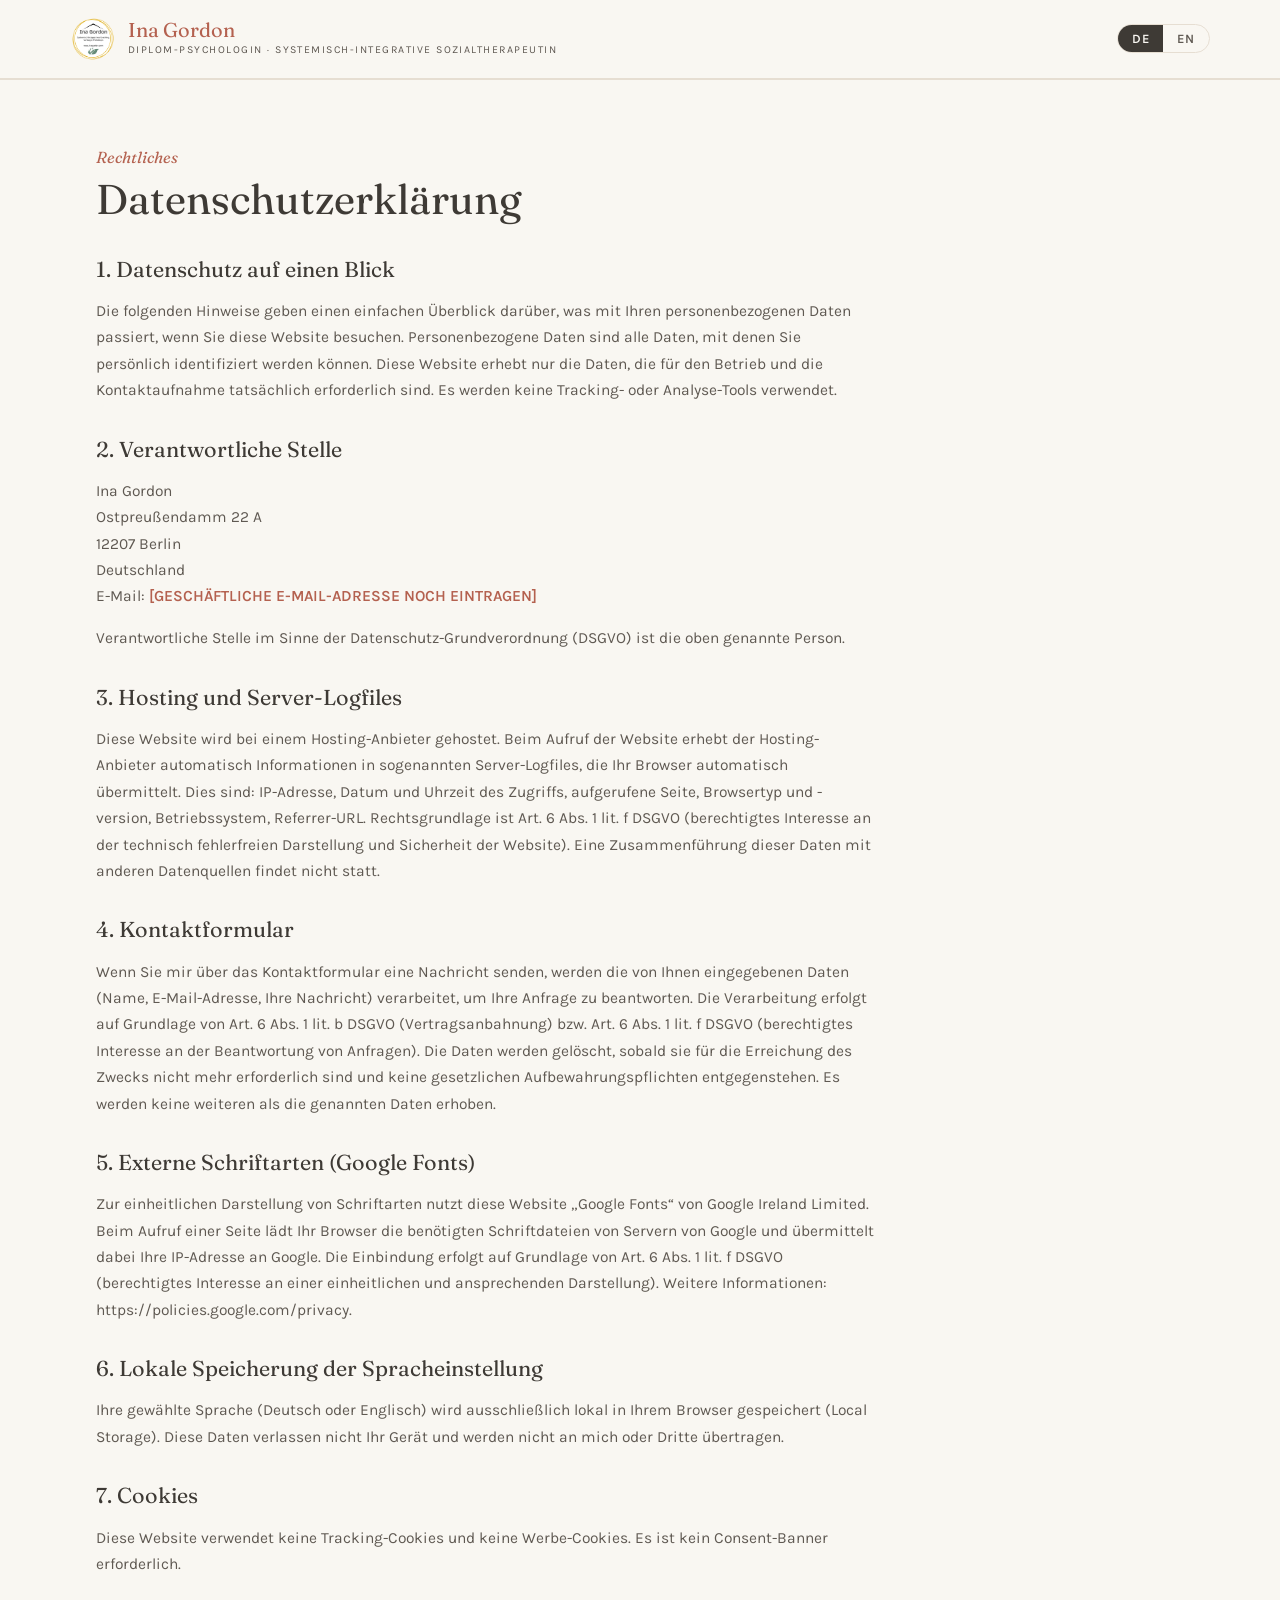
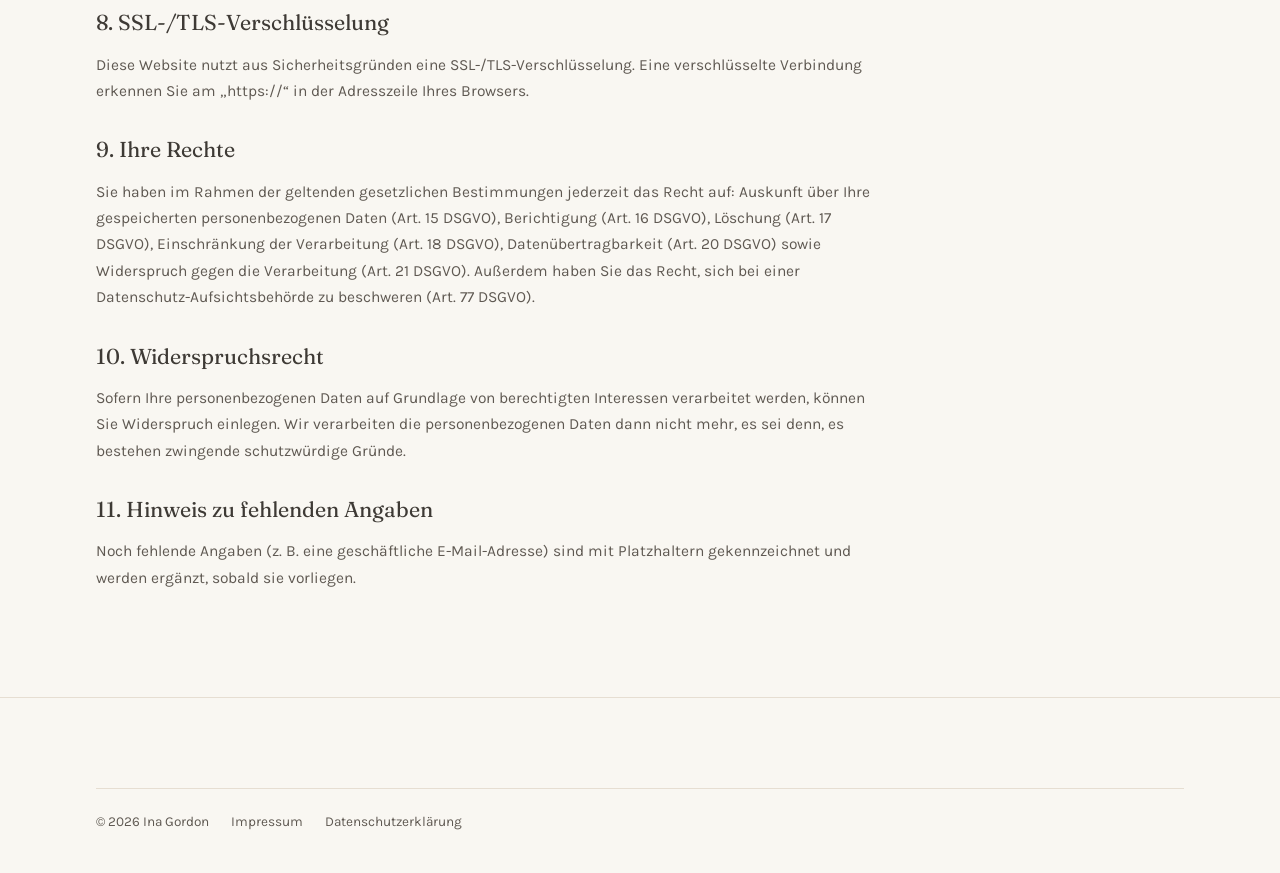
<file: datenschutz.html>
<!DOCTYPE html>
<html lang="de">
<head>
<meta charset="UTF-8">
<meta name="viewport" content="width=device-width, initial-scale=1.0">
<title data-i18n="title">Datenschutzerklärung – Ina Gordon</title>
<meta name="description" content="Datenschutzerklärung von Ina Gordon, Diplom-Psychologin und Systemisch-Integrative Sozialtherapeutin, Berlin.">
<link rel="canonical" href="https://inagordon.com/datenschutz.html">
<link rel="icon" type="image/png" href="apple-touch-icon.png">
<link rel="preconnect" href="https://fonts.googleapis.com">
<link rel="preconnect" href="https://fonts.gstatic.com" crossorigin>
<link href="https://fonts.googleapis.com/css2?family=Fraunces:ital,wght@0,300;0,400;0,500;0,600;1,300;1,400&family=Karla:wght@300;400;500;600;700&display=swap" rel="stylesheet">
<link rel="stylesheet" href="css/site.css">
</head>
<body>
<header class="site">
  <div class="wrap nav">
    <a class="brand" href="index.html">
      <img src="logo.png" alt="Ina Gordon">
      <div>
        <div class="brand-name">Ina Gordon</div>
        <div class="brand-sub" data-i18n="brandSub">Diplom-Psychologin · Systemisch-Integrative Sozialtherapeutin</div>
      </div>
    </a>
    <span class="lang" role="group" aria-label="Sprache / Language">
      <button data-lang="de" aria-pressed="true">DE</button>
      <button data-lang="en" aria-pressed="false">EN</button>
    </span>
  </div>
</header>

<main class="legal-page">
  <div class="wrap">
    <span class="sec-num" data-i18n="num">Rechtliches</span>
    <h1 data-i18n="h1">Datenschutzerklärung</h1>
    <div class="prose">

      <h2 data-i18n="s1">1. Datenschutz auf einen Blick</h2>
      <p data-i18n="s1t">Die folgenden Hinweise geben einen einfachen Überblick darüber, was mit Ihren personenbezogenen Daten passiert, wenn Sie diese Website besuchen. Personenbezogene Daten sind alle Daten, mit denen Sie persönlich identifiziert werden können. Diese Website erhebt nur die Daten, die für den Betrieb und die Kontaktaufnahme tatsächlich erforderlich sind. Es werden keine Tracking- oder Analyse-Tools verwendet.</p>

      <h2 data-i18n="s2">2. Verantwortliche Stelle</h2>
      <p>
        Ina Gordon<br>
        Ostpreußendamm 22 A<br>
        12207 Berlin<br>
        Deutschland<br>
        E-Mail: <span class="ph" data-i18n="s2email">[GESCHÄFTLICHE E-MAIL-ADRESSE NOCH EINTRAGEN]</span>
      </p>
      <p data-i18n="s2t">Verantwortliche Stelle im Sinne der Datenschutz-Grundverordnung (DSGVO) ist die oben genannte Person.</p>

      <h2 data-i18n="s3">3. Hosting und Server-Logfiles</h2>
      <p data-i18n="s3t">Diese Website wird bei einem Hosting-Anbieter gehostet. Beim Aufruf der Website erhebt der Hosting-Anbieter automatisch Informationen in sogenannten Server-Logfiles, die Ihr Browser automatisch übermittelt. Dies sind: IP-Adresse, Datum und Uhrzeit des Zugriffs, aufgerufene Seite, Browsertyp und -version, Betriebssystem, Referrer-URL. Rechtsgrundlage ist Art. 6 Abs. 1 lit. f DSGVO (berechtigtes Interesse an der technisch fehlerfreien Darstellung und Sicherheit der Website). Eine Zusammenführung dieser Daten mit anderen Datenquellen findet nicht statt.</p>

      <h2 data-i18n="s4">4. Kontaktformular</h2>
      <p data-i18n="s4t">Wenn Sie mir über das Kontaktformular eine Nachricht senden, werden die von Ihnen eingegebenen Daten (Name, E-Mail-Adresse, Ihre Nachricht) verarbeitet, um Ihre Anfrage zu beantworten. Die Verarbeitung erfolgt auf Grundlage von Art. 6 Abs. 1 lit. b DSGVO (Vertragsanbahnung) bzw. Art. 6 Abs. 1 lit. f DSGVO (berechtigtes Interesse an der Beantwortung von Anfragen). Die Daten werden gelöscht, sobald sie für die Erreichung des Zwecks nicht mehr erforderlich sind und keine gesetzlichen Aufbewahrungspflichten entgegenstehen. Es werden keine weiteren als die genannten Daten erhoben.</p>

      <h2 data-i18n="s5">5. Externe Schriftarten (Google Fonts)</h2>
      <p data-i18n="s5t">Zur einheitlichen Darstellung von Schriftarten nutzt diese Website „Google Fonts“ von Google Ireland Limited. Beim Aufruf einer Seite lädt Ihr Browser die benötigten Schriftdateien von Servern von Google und übermittelt dabei Ihre IP-Adresse an Google. Die Einbindung erfolgt auf Grundlage von Art. 6 Abs. 1 lit. f DSGVO (berechtigtes Interesse an einer einheitlichen und ansprechenden Darstellung). Weitere Informationen: <a href="https://policies.google.com/privacy" rel="noopener">https://policies.google.com/privacy</a>.</p>

      <h2 data-i18n="s6">6. Lokale Speicherung der Spracheinstellung</h2>
      <p data-i18n="s6t">Ihre gewählte Sprache (Deutsch oder Englisch) wird ausschließlich lokal in Ihrem Browser gespeichert (Local Storage). Diese Daten verlassen nicht Ihr Gerät und werden nicht an mich oder Dritte übertragen.</p>

      <h2 data-i18n="s7">7. Cookies</h2>
      <p data-i18n="s7t">Diese Website verwendet keine Tracking-Cookies und keine Werbe-Cookies. Es ist kein Consent-Banner erforderlich.</p>

      <h2 data-i18n="s8">8. SSL-/TLS-Verschlüsselung</h2>
      <p data-i18n="s8t">Diese Website nutzt aus Sicherheitsgründen eine SSL-/TLS-Verschlüsselung. Eine verschlüsselte Verbindung erkennen Sie am „https://“ in der Adresszeile Ihres Browsers.</p>

      <h2 data-i18n="s9">9. Ihre Rechte</h2>
      <p data-i18n="s9t">Sie haben im Rahmen der geltenden gesetzlichen Bestimmungen jederzeit das Recht auf: Auskunft über Ihre gespeicherten personenbezogenen Daten (Art. 15 DSGVO), Berichtigung (Art. 16 DSGVO), Löschung (Art. 17 DSGVO), Einschränkung der Verarbeitung (Art. 18 DSGVO), Datenübertragbarkeit (Art. 20 DSGVO) sowie Widerspruch gegen die Verarbeitung (Art. 21 DSGVO). Außerdem haben Sie das Recht, sich bei einer Datenschutz-Aufsichtsbehörde zu beschweren (Art. 77 DSGVO).</p>

      <h2 data-i18n="s10">10. Widerspruchsrecht</h2>
      <p data-i18n="s10t">Sofern Ihre personenbezogenen Daten auf Grundlage von berechtigten Interessen verarbeitet werden, können Sie Widerspruch einlegen. Wir verarbeiten die personenbezogenen Daten dann nicht mehr, es sei denn, es bestehen zwingende schutzwürdige Gründe.</p>

      <h2 data-i18n="s11">11. Hinweis zu fehlenden Angaben</h2>
      <p data-i18n="s11t">Noch fehlende Angaben (z. B. eine geschäftliche E-Mail-Adresse) sind mit Platzhaltern gekennzeichnet und werden ergänzt, sobald sie vorliegen.</p>
    </div>
  </div>
</main>

<footer class="site">
  <div class="wrap">
    <div class="legal">
      <span>© 2026 Ina Gordon</span>
      <a href="impressum.html" data-i18n="impressum">Impressum</a>
      <a href="datenschutz.html" data-i18n="datenschutz">Datenschutzerklärung</a>
    </div>
  </div>
</footer>

<script>
window.LANG_DATA = {
  de: {
    title: "Datenschutzerklärung – Ina Gordon", brandSub: "Diplom-Psychologin · Systemisch-Integrative Sozialtherapeutin",
    num: "Rechtliches", h1: "Datenschutzerklärung",
    s1: "1. Datenschutz auf einen Blick",
    s1t: "Die folgenden Hinweise geben einen einfachen Überblick darüber, was mit Ihren personenbezogenen Daten passiert, wenn Sie diese Website besuchen. Personenbezogene Daten sind alle Daten, mit denen Sie persönlich identifiziert werden können. Diese Website erhebt nur die Daten, die für den Betrieb und die Kontaktaufnahme tatsächlich erforderlich sind. Es werden keine Tracking- oder Analyse-Tools verwendet.",
    s2: "2. Verantwortliche Stelle",
    s2email: "[GESCHÄFTLICHE E-MAIL-ADRESSE NOCH EINTRAGEN]",
    s2t: "Verantwortliche Stelle im Sinne der Datenschutz-Grundverordnung (DSGVO) ist die oben genannte Person.",
    s3: "3. Hosting und Server-Logfiles",
    s3t: "Diese Website wird bei einem Hosting-Anbieter gehostet. Beim Aufruf der Website erhebt der Hosting-Anbieter automatisch Informationen in sogenannten Server-Logfiles, die Ihr Browser automatisch übermittelt. Dies sind: IP-Adresse, Datum und Uhrzeit des Zugriffs, aufgerufene Seite, Browsertyp und -version, Betriebssystem, Referrer-URL. Rechtsgrundlage ist Art. 6 Abs. 1 lit. f DSGVO (berechtigtes Interesse an der technisch fehlerfreien Darstellung und Sicherheit der Website). Eine Zusammenführung dieser Daten mit anderen Datenquellen findet nicht statt.",
    s4: "4. Kontaktformular",
    s4t: "Wenn Sie mir über das Kontaktformular eine Nachricht senden, werden die von Ihnen eingegebenen Daten (Name, E-Mail-Adresse, Ihre Nachricht) verarbeitet, um Ihre Anfrage zu beantworten. Die Verarbeitung erfolgt auf Grundlage von Art. 6 Abs. 1 lit. b DSGVO (Vertragsanbahnung) bzw. Art. 6 Abs. 1 lit. f DSGVO (berechtigtes Interesse an der Beantwortung von Anfragen). Die Daten werden gelöscht, sobald sie für die Erreichung des Zwecks nicht mehr erforderlich sind und keine gesetzlichen Aufbewahrungspflichten entgegenstehen. Es werden keine weiteren als die genannten Daten erhoben.",
    s5: "5. Externe Schriftarten (Google Fonts)",
    s5t: "Zur einheitlichen Darstellung von Schriftarten nutzt diese Website „Google Fonts“ von Google Ireland Limited. Beim Aufruf einer Seite lädt Ihr Browser die benötigten Schriftdateien von Servern von Google und übermittelt dabei Ihre IP-Adresse an Google. Die Einbindung erfolgt auf Grundlage von Art. 6 Abs. 1 lit. f DSGVO (berechtigtes Interesse an einer einheitlichen und ansprechenden Darstellung). Weitere Informationen: https://policies.google.com/privacy.",
    s6: "6. Lokale Speicherung der Spracheinstellung",
    s6t: "Ihre gewählte Sprache (Deutsch oder Englisch) wird ausschließlich lokal in Ihrem Browser gespeichert (Local Storage). Diese Daten verlassen nicht Ihr Gerät und werden nicht an mich oder Dritte übertragen.",
    s7: "7. Cookies",
    s7t: "Diese Website verwendet keine Tracking-Cookies und keine Werbe-Cookies. Es ist kein Consent-Banner erforderlich.",
    s8: "8. SSL-/TLS-Verschlüsselung",
    s8t: "Diese Website nutzt aus Sicherheitsgründen eine SSL-/TLS-Verschlüsselung. Eine verschlüsselte Verbindung erkennen Sie am „https://“ in der Adresszeile Ihres Browsers.",
    s9: "9. Ihre Rechte",
    s9t: "Sie haben im Rahmen der geltenden gesetzlichen Bestimmungen jederzeit das Recht auf: Auskunft über Ihre gespeicherten personenbezogenen Daten (Art. 15 DSGVO), Berichtigung (Art. 16 DSGVO), Löschung (Art. 17 DSGVO), Einschränkung der Verarbeitung (Art. 18 DSGVO), Datenübertragbarkeit (Art. 20 DSGVO) sowie Widerspruch gegen die Verarbeitung (Art. 21 DSGVO). Außerdem haben Sie das Recht, sich bei einer Datenschutz-Aufsichtsbehörde zu beschweren (Art. 77 DSGVO).",
    s10: "10. Widerspruchsrecht",
    s10t: "Sofern Ihre personenbezogenen Daten auf Grundlage von berechtigten Interessen verarbeitet werden, können Sie Widerspruch einlegen. Wir verarbeiten die personenbezogenen Daten dann nicht mehr, es sei denn, es bestehen zwingende schutzwürdige Gründe.",
    s11: "11. Hinweis zu fehlenden Angaben",
    s11t: "Noch fehlende Angaben (z. B. eine geschäftliche E-Mail-Adresse) sind mit Platzhaltern gekennzeichnet und werden ergänzt, sobald sie vorliegen.",
    impressum: "Impressum", datenschutz: "Datenschutzerklärung"
  },
  en: {
    title: "Privacy Policy – Ina Gordon", brandSub: "Psychologist · Systemic-Integrative Social Therapist",
    num: "Legal", h1: "Privacy Policy",
    s1: "1. Data protection at a glance",
    s1t: "The following notes provide a simple overview of what happens to your personal data when you visit this website. Personal data is any data with which you can be personally identified. This website only collects the data that is actually required for its operation and for contact. No tracking or analytics tools are used.",
    s2: "2. Controller",
    s2email: "[BUSINESS EMAIL ADDRESS TO BE ADDED]",
    s2t: "The controller within the meaning of the General Data Protection Regulation (GDPR) is the person named above.",
    s3: "3. Hosting and server log files",
    s3t: "This website is hosted by a hosting provider. When you visit the site, the provider automatically collects information in server log files that your browser transmits automatically. This includes: IP address, date and time of access, page accessed, browser type and version, operating system, referrer URL. Legal basis: Art. 6(1)(f) GDPR (legitimate interest in the technically error-free presentation and security of the website). This data is not combined with other data sources.",
    s4: "4. Contact form",
    s4t: "If you send me a message via the contact form, the data you enter (name, email address, your message) is processed in order to respond to your enquiry. Processing is based on Art. 6(1)(b) GDPR (contract performance / steps prior to a contract) and Art. 6(1)(f) GDPR (legitimate interest in responding to enquiries). The data is deleted as soon as it is no longer required for the purpose and no statutory retention obligations conflict.",
    s5: "5. External fonts (Google Fonts)",
    s5t: "For consistent display of fonts, this website uses 'Google Fonts' by Google Ireland Limited. When you open a page, your browser loads the required font files from Google's servers and transmits your IP address to Google. Legal basis: Art. 6(1)(f) GDPR (legitimate interest in a consistent and attractive presentation). Further information: https://policies.google.com/privacy.",
    s6: "6. Local storage of language preference",
    s6t: "Your selected language (German or English) is stored locally in your browser only (local storage). This data does not leave your device and is not transmitted to me or third parties.",
    s7: "7. Cookies",
    s7t: "This website uses no tracking cookies and no advertising cookies. No consent banner is required.",
    s8: "8. SSL/TLS encryption",
    s8t: "For security reasons, this website uses SSL/TLS encryption. You can recognise an encrypted connection by the 'https://' in your browser's address bar.",
    s9: "9. Your rights",
    s9t: "Within the scope of the applicable statutory provisions, you have the right at any time to: access to your stored personal data (Art. 15 GDPR), rectification (Art. 16 GDPR), erasure (Art. 17 GDPR), restriction of processing (Art. 18 GDPR), data portability (Art. 20 GDPR), as well as the right to object to processing (Art. 21 GDPR). You also have the right to lodge a complaint with a data protection supervisory authority (Art. 77 GDPR).",
    s10: "10. Right to object",
    s10t: "If your personal data is processed on the basis of legitimate interests, you may object. We will then no longer process the personal data unless there are compelling legitimate grounds.",
    s11: "11. Note on missing details",
    s11t: "Details that are not yet available (e.g. a business email address) are marked with placeholders and will be added as soon as they are available.",
    impressum: "Legal Notice", datenschutz: "Privacy Policy"
  }
};
</script>
<script src="js/site.js"></script>
</body>
</html>
</file>
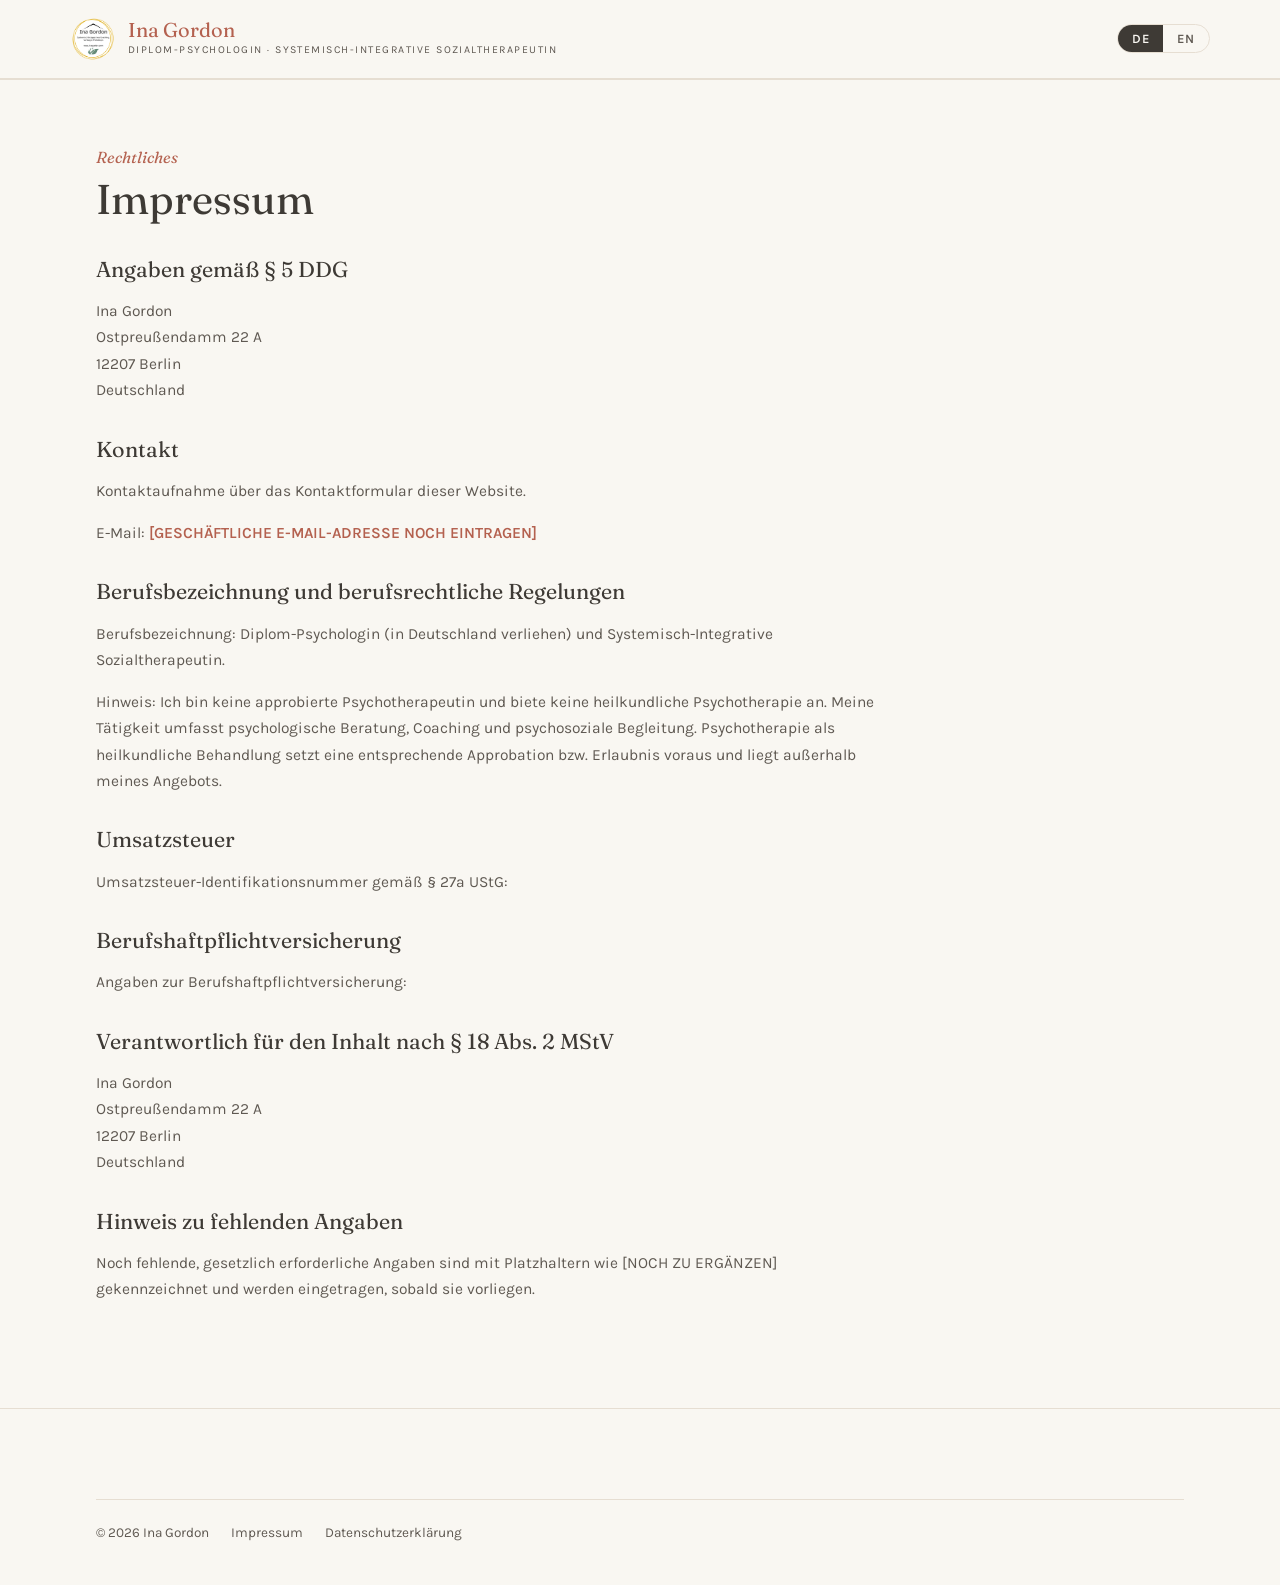
<file: impressum.html>
<!DOCTYPE html>
<html lang="de">
<head>
<meta charset="UTF-8">
<meta name="viewport" content="width=device-width, initial-scale=1.0">
<title data-i18n="title">Impressum – Ina Gordon</title>
<meta name="description" content="Impressum von Ina Gordon, Diplom-Psychologin und Systemisch-Integrative Sozialtherapeutin, Berlin.">
<link rel="canonical" href="https://inagordon.com/impressum.html">
<link rel="icon" type="image/png" href="apple-touch-icon.png">
<link rel="preconnect" href="https://fonts.googleapis.com">
<link rel="preconnect" href="https://fonts.gstatic.com" crossorigin>
<link href="https://fonts.googleapis.com/css2?family=Fraunces:ital,wght@0,300;0,400;0,500;0,600;1,300;1,400&family=Karla:wght@300;400;500;600;700&display=swap" rel="stylesheet">
<link rel="stylesheet" href="css/site.css">
</head>
<body>
<header class="site">
  <div class="wrap nav">
    <a class="brand" href="index.html">
      <img src="logo.png" alt="Ina Gordon">
      <div>
        <div class="brand-name">Ina Gordon</div>
        <div class="brand-sub" data-i18n="brandSub">Diplom-Psychologin · Systemisch-Integrative Sozialtherapeutin</div>
      </div>
    </a>
    <span class="lang" role="group" aria-label="Sprache / Language">
      <button data-lang="de" aria-pressed="true">DE</button>
      <button data-lang="en" aria-pressed="false">EN</button>
    </span>
  </div>
</header>

<main class="legal-page">
  <div class="wrap">
    <span class="sec-num" data-i18n="num">Rechtliches</span>
    <h1 data-i18n="h1">Impressum</h1>
    <div class="prose">
      <h2 data-i18n="angaben">Angaben gemäß § 5 DDG</h2>
      <p>
        Ina Gordon<br>
        Ostpreußendamm 22 A<br>
        12207 Berlin<br>
        Deutschland
      </p>

      <h2 data-i18n="kontakt">Kontakt</h2>
      <p data-i18n="kontaktTxt">Kontaktaufnahme über das Kontaktformular dieser Website.</p>
      <p>E-Mail: <span class="ph" data-i18n="emailPh">[GESCHÄFTLICHE E-MAIL-ADRESSE NOCH EINTRAGEN]</span></p>

      <h2 data-i18n="beruf">Berufsbezeichnung und berufsrechtliche Regelungen</h2>
      <p data-i18n="berufTxt1">Berufsbezeichnung: Diplom-Psychologin (in Deutschland verliehen) und Systemisch-Integrative Sozialtherapeutin.</p>
      <p data-i18n="berufTxt2">Hinweis: Ich bin keine approbierte Psychotherapeutin und biete keine heilkundliche Psychotherapie an. Meine Tätigkeit umfasst psychologische Beratung, Coaching und psychosoziale Begleitung. Psychotherapie als heilkundliche Behandlung setzt eine entsprechende Approbation bzw. Erlaubnis voraus und liegt außerhalb meines Angebots.</p>

      <h2 data-i18n="uvp">Umsatzsteuer</h2>
      <p data-i18n="uvpTxt">Umsatzsteuer-Identifikationsnummer gemäß § 27a UStG: <span class="ph">[NOCH ZU ERGÄNZEN]</span></p>

      <h2 data-i18n="hafthaft">Berufshaftpflichtversicherung</h2>
      <p data-i18n="hafthaftTxt">Angaben zur Berufshaftpflichtversicherung: <span class="ph">[NOCH ZU ERGÄNZEN]</span></p>

      <h2 data-i18n="verantw">Verantwortlich für den Inhalt nach § 18 Abs. 2 MStV</h2>
      <p>
        Ina Gordon<br>
        Ostpreußendamm 22 A<br>
        12207 Berlin<br>
        Deutschland
      </p>

      <h2 data-i18n="hinweis">Hinweis zu fehlenden Angaben</h2>
      <p data-i18n="hinweisTxt">Noch fehlende, gesetzlich erforderliche Angaben sind mit Platzhaltern wie <span class="ph">[NOCH ZU ERGÄNZEN]</span> gekennzeichnet und werden eingetragen, sobald sie vorliegen.</p>
    </div>
  </div>
</main>

<footer class="site">
  <div class="wrap">
    <div class="legal">
      <span>© 2026 Ina Gordon</span>
      <a href="impressum.html" data-i18n="impressum">Impressum</a>
      <a href="datenschutz.html" data-i18n="datenschutz">Datenschutzerklärung</a>
    </div>
  </div>
</footer>

<script>
window.LANG_DATA = {
  de: {
    title: "Impressum – Ina Gordon", brandSub: "Diplom-Psychologin · Systemisch-Integrative Sozialtherapeutin",
    num: "Rechtliches", h1: "Impressum", angaben: "Angaben gemäß § 5 DDG",
    kontakt: "Kontakt", kontaktTxt: "Kontaktaufnahme über das Kontaktformular dieser Website.",
    emailPh: "[GESCHÄFTLICHE E-MAIL-ADRESSE NOCH EINTRAGEN]",
    beruf: "Berufsbezeichnung und berufsrechtliche Regelungen",
    berufTxt1: "Berufsbezeichnung: Diplom-Psychologin (in Deutschland verliehen) und Systemisch-Integrative Sozialtherapeutin.",
    berufTxt2: "Hinweis: Ich bin keine approbierte Psychotherapeutin und biete keine heilkundliche Psychotherapie an. Meine Tätigkeit umfasst psychologische Beratung, Coaching und psychosoziale Begleitung. Psychotherapie als heilkundliche Behandlung setzt eine entsprechende Approbation bzw. Erlaubnis voraus und liegt außerhalb meines Angebots.",
    uvp: "Umsatzsteuer", uvpTxt: "Umsatzsteuer-Identifikationsnummer gemäß § 27a UStG: ",
    hafthaft: "Berufshaftpflichtversicherung", hafthaftTxt: "Angaben zur Berufshaftpflichtversicherung: ",
    verantw: "Verantwortlich für den Inhalt nach § 18 Abs. 2 MStV",
    hinweis: "Hinweis zu fehlenden Angaben",
    hinweisTxt: "Noch fehlende, gesetzlich erforderliche Angaben sind mit Platzhaltern wie [NOCH ZU ERGÄNZEN] gekennzeichnet und werden eingetragen, sobald sie vorliegen.",
    impressum: "Impressum", datenschutz: "Datenschutzerklärung"
  },
  en: {
    title: "Legal Notice – Ina Gordon", brandSub: "Psychologist · Systemic-Integrative Social Therapist",
    num: "Legal", h1: "Legal Notice", angaben: "Information pursuant to § 5 of the German Digital Services Act (DDG)",
    kontakt: "Contact", kontaktTxt: "Contact via the contact form on this website.",
    emailPh: "[BUSINESS EMAIL ADDRESS TO BE ADDED]",
    beruf: "Professional title and professional regulations",
    berufTxt1: "Professional title: psychologist (Diploma, awarded in Germany) and systemic-integrative social therapist.",
    berufTxt2: "Note: I am not a licensed psychotherapist and do not offer curative psychotherapy. My work comprises psychological counselling, coaching, and psychosocial support.",
    uvp: "VAT", uvpTxt: "VAT identification number pursuant to § 27a UStG: ",
    hafthaft: "Professional indemnity insurance", hafthaftTxt: "Details of professional indemnity insurance: ",
    verantw: "Responsible for content pursuant to § 18(2) MStV",
    hinweis: "Note on missing details",
    hinweisTxt: "Legally required details that are not yet available are marked with placeholders such as [TO BE ADDED] and will be completed as soon as they are available.",
    impressum: "Legal Notice", datenschutz: "Privacy Policy"
  }
};
</script>
<script src="js/site.js"></script>
</body>
</html>
</file>
<file: css/site.css>
:root{
  --cream:#f9f7f2;--cream-2:#f2ece3;--ink:#3e3a35;--ink-soft:#5f5952;
  --rose:#b4614f;--rose-soft:#e3b7ab;--gold:#c49a3a;--sage:#6f8b72;
  --line:#e6ded2;--serif:"Fraunces",Georgia,serif;--sans:"Karla",system-ui,sans-serif;
}
*{box-sizing:border-box}
html{scroll-behavior:smooth}
body{margin:0;background:var(--cream);color:var(--ink);font-family:var(--sans);font-weight:400;line-height:1.65;font-size:17px;-webkit-font-smoothing:antialiased}
::selection{background:var(--rose-soft);color:var(--ink)}
.wrap{max-width:1140px;margin:0 auto;padding:0 26px}
h1,h2,h3{font-family:var(--serif);font-weight:400;line-height:1.15;margin:0}
a{color:var(--rose);text-decoration:none}
a:hover{text-decoration:underline}
img{max-width:100%}

/* header */
header.site{position:sticky;top:0;z-index:50;background:rgba(249,247,242,.92);backdrop-filter:blur(6px);border-bottom:1px solid var(--line)}
.nav{display:flex;align-items:center;justify-content:space-between;padding:16px 0;gap:16px}
.brand{display:flex;align-items:center;gap:12px;min-width:0}
.brand img{width:46px;height:auto;flex:0 0 auto}
.brand-name{font-family:var(--serif);font-size:1.25rem;line-height:1.1}
.brand-sub{font-size:.66rem;letter-spacing:.14em;text-transform:uppercase;color:var(--ink-soft)}
nav.main{display:flex;align-items:center;gap:22px}
nav.main a{color:var(--ink);font-weight:500;font-size:.95rem}
nav.main a:hover{color:var(--rose);text-decoration:none}
.lang{display:inline-flex;border:1px solid var(--line);border-radius:999px;overflow:hidden}
.lang button{background:transparent;border:0;padding:6px 14px;font-family:var(--sans);font-weight:600;font-size:.8rem;letter-spacing:.06em;color:var(--ink-soft);cursor:pointer}
.lang button.is-active{background:var(--ink);color:var(--cream)}
#navToggle{display:none;background:transparent;border:0;font-size:1.4rem;cursor:pointer;color:var(--ink)}

/* hero */
.hero{position:relative;padding:72px 0 56px;overflow:hidden}
.hero .grid{display:grid;grid-template-columns:1.15fr .85fr;gap:56px;align-items:center}
.eyebrow{font-size:.78rem;letter-spacing:.18em;text-transform:uppercase;color:var(--rose);font-weight:600;margin:0 0 18px}
.hero h1{font-size:clamp(2.2rem,4.6vw,3.5rem);margin-bottom:22px}
.hero h1 em{font-style:italic;color:var(--rose)}
.lead{font-size:1.12rem;color:var(--ink-soft);max-width:56ch;margin:0 0 30px}
.cta{display:flex;gap:14px;flex-wrap:wrap;align-items:center}
.btn{display:inline-block;padding:14px 26px;border-radius:999px;font-family:var(--sans);font-weight:600;font-size:.95rem;cursor:pointer;border:1px solid transparent;transition:transform .15s ease,box-shadow .15s ease}
.btn:hover{text-decoration:none;transform:translateY(-1px)}
.btn-primary{background:var(--rose);color:#fff}
.btn-primary:hover{box-shadow:0 6px 18px rgba(180,97,79,.35)}
.btn-ghost{background:transparent;border-color:var(--rose);color:var(--rose)}
.btn-ghost:hover{background:var(--rose);color:#fff}
.hero-note{margin-top:26px;font-size:.9rem;color:var(--ink-soft)}
.motif{display:flex;gap:14px;flex-wrap:wrap;margin-top:40px;align-items:center}
.motif span{font-family:var(--serif);font-style:italic;font-size:1.05rem;color:var(--ink-soft)}
.motif .dot{width:6px;height:6px;border-radius:50%;background:var(--gold);display:inline-block}
.hero-media{position:relative;justify-self:center;width:100%;max-width:360px}
.hero-media img{width:100%;height:auto;border-radius:50%;object-fit:cover;position:relative;z-index:2;display:block;aspect-ratio:3/4}
.halo{position:absolute;inset:-10px;border:2px solid var(--gold);border-radius:50%;opacity:.6;z-index:1}
.quote{margin-top:22px;text-align:center;font-family:var(--serif);font-style:italic;color:var(--ink-soft);font-size:1.02rem}

/* sections */
section{padding:80px 0;border-top:1px solid var(--line)}
.sec-head{max-width:760px;margin-bottom:44px}
.sec-num{font-family:var(--serif);font-style:italic;color:var(--rose);font-size:1rem;display:block;margin-bottom:8px}
.sec-head h2{font-size:clamp(1.8rem,3.4vw,2.6rem)}
.sec-head p{color:var(--ink-soft);font-size:1.08rem}
.two{display:grid;grid-template-columns:1fr 1fr;gap:48px}
.body-text{color:var(--ink-soft);max-width:70ch}
.body-text p{margin:0 0 16px}
.pull{font-family:var(--serif);font-size:clamp(1.5rem,2.6vw,2rem);line-height:1.3;color:var(--ink);border-left:3px solid var(--rose);padding-left:24px;margin:0 0 28px}
.chips{display:grid;grid-template-columns:repeat(auto-fill,minmax(210px,1fr));gap:12px;margin:24px 0}
.chip{background:var(--cream-2);border-radius:999px;padding:13px 20px;text-align:center;font-weight:500;color:var(--ink)}
.form-note{font-size:.86rem;color:var(--ink-soft)}
.disclaimer{background:var(--cream-2);border:1px solid var(--line);border-left:3px solid var(--rose);border-radius:12px;padding:20px 22px;font-size:.92rem;color:var(--ink-soft);line-height:1.65;margin-top:26px}
.disclaimer h4{font-family:var(--serif);color:var(--ink);margin:0 0 8px;font-size:1.05rem}
.group-ctas{display:flex;flex-wrap:wrap;gap:12px;margin-top:20px}
.quals{display:grid;grid-template-columns:1fr 1fr;gap:16px}
.qual{background:var(--cream-2);border-radius:16px;padding:22px;border-left:3px solid var(--gold)}
.qual h3{font-size:1.12rem;margin-bottom:6px}
.qual p{margin:0;color:var(--ink-soft);font-size:.96rem}

/* legal pages */
.legal-page{padding:64px 0 90px;border-top:1px solid var(--line)}
.legal-page .sec-num{margin-bottom:6px}
.legal-page h1{font-size:clamp(1.9rem,3.4vw,2.6rem);margin-bottom:30px}
.prose{max-width:780px;color:var(--ink-soft)}
.prose h2{font-family:var(--serif);font-size:1.35rem;color:var(--ink);margin:34px 0 10px}
.prose h3{font-family:var(--sans);font-weight:600;font-size:1.02rem;color:var(--ink);margin:22px 0 8px}
.prose p,.prose li{font-size:.97rem;line-height:1.7}
.prose ul{padding-left:20px}
.prose .ph{color:var(--rose);font-weight:600}

/* contact */
.contact-panel{background:var(--cream-2);border-radius:22px;padding:clamp(30px,5vw,64px);display:grid;grid-template-columns:1fr 1fr;gap:48px}
.form-field{margin-bottom:18px}
.form-field label{display:block;font-weight:600;font-size:.9rem;margin-bottom:6px}
.form-field input,.form-field textarea{width:100%;padding:14px 16px;border:1px solid var(--line);border-radius:12px;background:#fff;font-family:var(--sans);font-size:1rem;color:var(--ink)}
.form-field textarea{min-height:150px;resize:vertical}
.form-field input:focus,.form-field textarea:focus{outline:2px solid var(--rose);outline-offset:1px;border-color:var(--rose)}
:focus-visible{outline:3px solid var(--rose);outline-offset:2px;border-radius:2px}
@media (prefers-reduced-motion:reduce){*{animation:none!important;transition:none!important}}
.sr-only{position:absolute;width:1px;height:1px;overflow:hidden;clip:rect(0 0 0 0);white-space:nowrap}
.form .was-validated .form-field input:invalid,.form .was-validated .form-field textarea:invalid{border-color:#c0392b}
.check{display:flex;gap:10px;align-items:flex-start;font-size:.86rem;color:var(--ink-soft);margin:4px 0 20px}
.check input{width:18px;height:18px;margin-top:2px}
.form-result{display:none;background:#fff;border:1px solid var(--line);border-radius:12px;padding:20px;font-size:1rem}
.form-result.is-show{display:block}
.form.is-hidden{display:none}
.contact-side .c-label{font-size:.72rem;letter-spacing:.16em;text-transform:uppercase;color:var(--ink-soft);margin:20px 0 4px;font-weight:600}
.contact-side address{font-style:normal;font-family:var(--serif);font-size:1.15rem;line-height:1.5}

/* footer */
footer.site{border-top:1px solid var(--line);padding:56px 0 40px;background:var(--cream)}
.foot{display:flex;justify-content:space-between;gap:32px;flex-wrap:wrap}
.foot-brand img{width:64px;height:auto}
.foot h4{font-family:var(--serif);font-size:1.1rem;margin:0 0 10px}
.foot .links a{display:block;color:var(--ink-soft);margin:6px 0;font-size:.95rem}
.foot .links a:hover{color:var(--rose)}
.foot-address{color:var(--ink-soft);font-size:.95rem;line-height:1.7}
.legal{display:flex;gap:22px;margin-top:34px;padding-top:22px;border-top:1px solid var(--line);font-size:.85rem;color:var(--ink-soft);flex-wrap:wrap}
.legal a{color:var(--ink-soft)}
.decon{margin-top:30px;padding-top:22px;border-top:1px solid var(--line);font-size:.9rem;color:var(--ink-soft)}

/* reveal */
.rv{opacity:0;transform:translateY(18px);transition:opacity .7s ease,transform .7s ease}
body.ready .rv{opacity:1;transform:none}
body.ready .rv.d1{transition-delay:.08s} body.ready .rv.d2{transition-delay:.16s} body.ready .rv.d3{transition-delay:.24s}

@media (max-width:860px){
  .hero .grid,.two,.contact-panel{grid-template-columns:1fr}
  .hero-media{order:-1;max-width:300px}
  .quals{grid-template-columns:1fr}
  #navToggle{display:block}
  nav.main{display:none;position:absolute;top:100%;left:0;right:0;background:var(--cream);flex-direction:column;align-items:stretch;padding:20px 26px;border-bottom:1px solid var(--line)}
  nav.main.is-open{display:flex}
  nav.main a{padding:10px 0}
  .lang{justify-content:flex-start}
}
</file>
